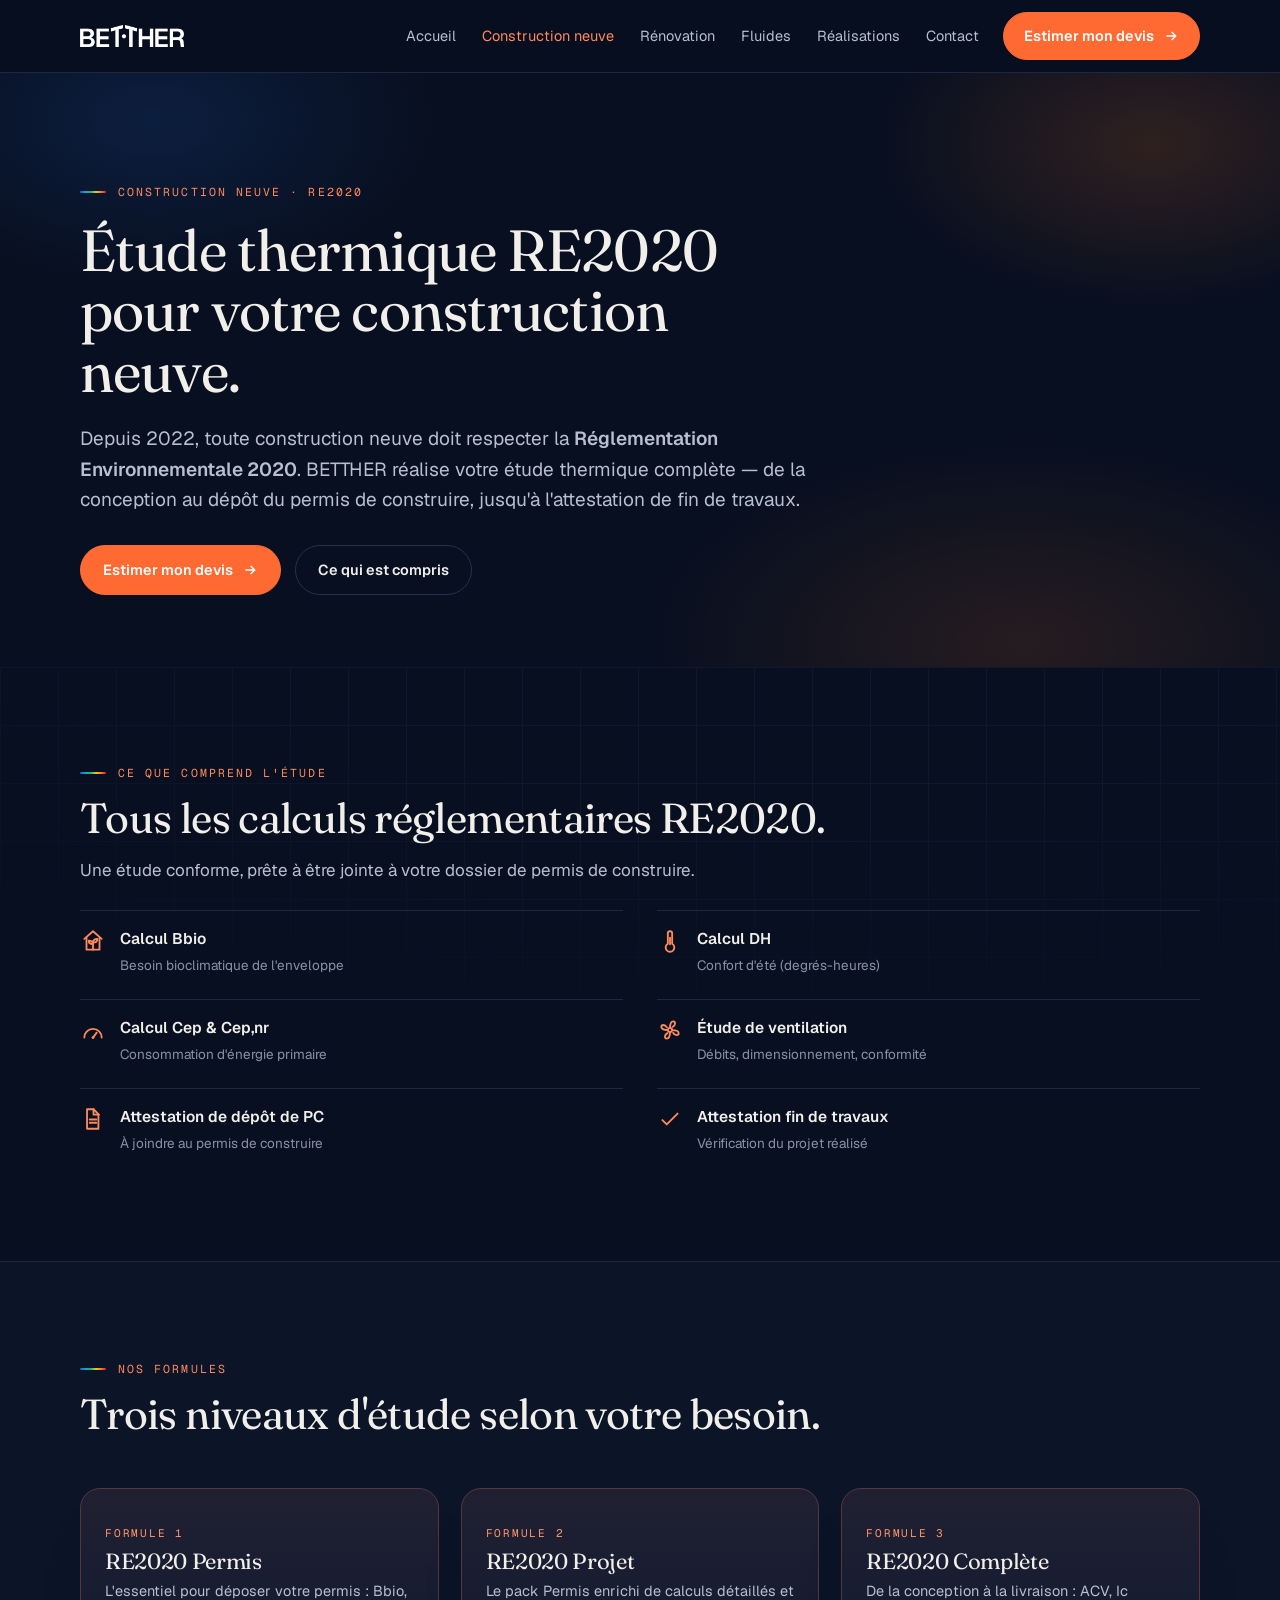
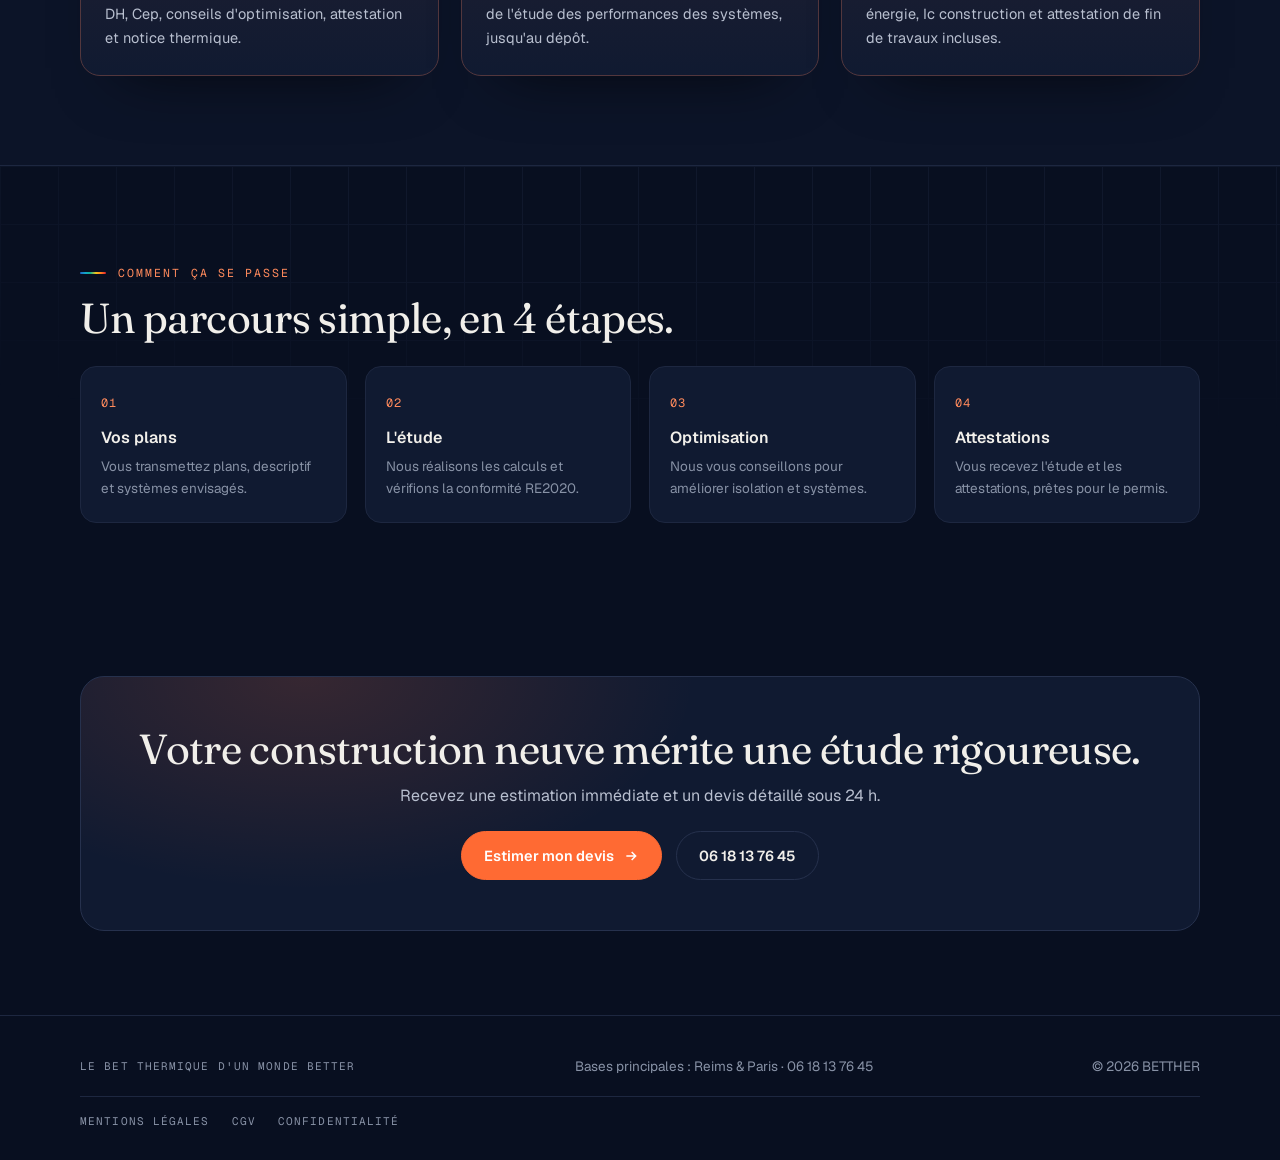
<file: construction-neuve.html>
<!doctype html>
<html lang="fr">
<head>
<meta charset="utf-8">
<meta name="viewport" content="width=device-width, initial-scale=1">
<title>Étude thermique RE2020 (construction neuve) à Reims | BETTHER</title>
<meta name="description" content="Étude thermique RE2020 pour votre construction neuve : calcul Bbio, DH, Cep, étude de ventilation et attestations pour le permis de construire et la fin de travaux. BETTHER, Reims &amp; Paris.">
<link rel="canonical" href="https://betther.tech/construction-neuve.html">
<meta property="og:title" content="Étude thermique RE2020 — construction neuve | BETTHER">
<meta property="og:description" content="Calcul Bbio, DH, Cep, ventilation et attestations RE2020 pour le permis et la fin de travaux.">
<link rel="icon" type="image/png" href="favicon.png">
<link rel="stylesheet" href="styles.css">
</head>
<body>
<header class="nav"><div class="wrap nav-in">
  <a class="nav-logo" href="index.html"><img src="logo.png" alt="BETTHER"></a>
  <nav class="nav-links">
    <a href="index.html">Accueil</a>
    <a href="construction-neuve.html" class="on">Construction neuve</a>
    <a href="renovation.html">Rénovation</a>
    <a href="fluides.html">Fluides</a>
    <a href="realisations.html">Réalisations</a>
    <a href="contact.html">Contact</a>
  </nav>
  <a class="btn btn-accent" href="index.html#devis">Estimer mon devis <svg viewBox="0 0 24 24" fill="none" stroke="currentColor" stroke-width="2.2"><path d="M5 12h14M13 6l6 6-6 6"/></svg></a>
</div></header>

<section class="phero thermbg"><div class="wrap">
  <span class="eyebrow">Construction neuve · RE2020</span>
  <h1>Étude thermique RE2020 pour votre construction neuve.</h1>
  <p class="lead">Depuis 2022, toute construction neuve doit respecter la <b>Réglementation Environnementale 2020</b>. BETTHER réalise votre étude thermique complète — de la conception au dépôt du permis de construire, jusqu'à l'attestation de fin de travaux.</p>
  <div class="cta">
    <a class="btn btn-accent" href="index.html#devis">Estimer mon devis <svg viewBox="0 0 24 24" fill="none" stroke="currentColor" stroke-width="2.2"><path d="M5 12h14M13 6l6 6-6 6"/></svg></a>
    <a class="btn btn-ghost" href="#inclus">Ce qui est compris</a>
  </div>
</div></section>

<section class="sec gridbg" id="inclus"><div class="wrap">
  <div class="sec-head">
    <span class="eyebrow">Ce que comprend l'étude</span>
    <h2>Tous les calculs réglementaires RE2020.</h2>
    <p class="sub">Une étude conforme, prête à être jointe à votre dossier de permis de construire.</p>
  </div>
  <ul class="flist">
    <li><span class="ic"><svg viewBox="0 0 24 24" fill="none" stroke="currentColor" stroke-width="1.7" stroke-linejoin="round" stroke-linecap="round"><path d="M4 10 12 3l8 7"/><path d="M6 9v11h12V9"/><path d="M12 20v-6"/><path d="M12 15c-2.4 0-4-1.4-4-3.4 2.4 0 4 1.4 4 3.4Z"/><path d="M12 13.5c0-2 1.6-3.4 4-3.4 0 2-1.6 3.4-4 3.4Z"/></svg></span><div><b>Calcul Bbio</b><span>Besoin bioclimatique de l'enveloppe</span></div></li>
    <li><span class="ic"><svg viewBox="0 0 24 24" fill="none" stroke="currentColor" stroke-width="1.7" stroke-linejoin="round" stroke-linecap="round"><path d="M14 14.5V5a2 2 0 0 0-4 0v9.5a4 4 0 1 0 4 0Z"/><path d="M12 15V9"/></svg></span><div><b>Calcul DH</b><span>Confort d'été (degrés-heures)</span></div></li>
    <li><span class="ic"><svg viewBox="0 0 24 24" fill="none" stroke="currentColor" stroke-width="1.7" stroke-linejoin="round" stroke-linecap="round"><path d="M4 19a8 8 0 0 1 16 0"/><path d="M12 19l3.4-4.6"/><circle cx="12" cy="19" r="1.3" fill="currentColor" stroke="none"/></svg></span><div><b>Calcul Cep &amp; Cep,nr</b><span>Consommation d'énergie primaire</span></div></li>
    <li><span class="ic"><svg viewBox="0 0 24 24" fill="none" stroke="currentColor" stroke-width="1.7" stroke-linejoin="round" stroke-linecap="round"><circle cx="12" cy="12" r="1.9"/><path d="M12 10.1C12 6.5 13 4 15 4s2.6 3.4-.6 5.1"/><path d="M13.9 12.1c3.6 0 6.1 1 6.1 3s-3.4 2.6-5.1-.6"/><path d="M12 13.9c0 3.6-1 6.1-3 6.1s-2.6-3.4.6-5.1"/><path d="M10.1 12C6.5 12 4 11 4 9s3.4-2.6 5.1.6"/></svg></span><div><b>Étude de ventilation</b><span>Débits, dimensionnement, conformité</span></div></li>
    <li><span class="ic"><svg viewBox="0 0 24 24" fill="none" stroke="currentColor" stroke-width="1.7" stroke-linejoin="round" stroke-linecap="round"><path d="M6.5 3h6l4.5 4.5V21H6.5z"/><path d="M12.5 3v5h5"/><path d="M9 12.5h6M9 15.5h6"/></svg></span><div><b>Attestation de dépôt de PC</b><span>À joindre au permis de construire</span></div></li>
    <li><span class="ic"><svg viewBox="0 0 24 24" fill="none" stroke="currentColor" stroke-width="1.7" stroke-linejoin="round" stroke-linecap="round"><path d="M5 13l4 4L19 7"/></svg></span><div><b>Attestation fin de travaux</b><span>Vérification du projet réalisé</span></div></li>
  </ul>
</div></section>

<section class="sec sec--alt"><div class="wrap">
  <div class="sec-head"><span class="eyebrow">Nos formules</span><h2>Trois niveaux d'étude selon votre besoin.</h2></div>
  <div class="cards">
    <div class="card"><span class="cat">Formule 1</span><h3>RE2020 Permis</h3><p>L'essentiel pour déposer votre permis : Bbio, DH, Cep, conseils d'optimisation, attestation et notice thermique.</p></div>
    <div class="card"><span class="cat">Formule 2</span><h3>RE2020 Projet</h3><p>Le pack Permis enrichi de calculs détaillés et de l'étude des performances des systèmes, jusqu'au dépôt.</p></div>
    <div class="card"><span class="cat">Formule 3</span><h3>RE2020 Complète</h3><p>De la conception à la livraison : ACV, Ic énergie, Ic construction et attestation de fin de travaux incluses.</p></div>
  </div>
</div></section>

<section class="sec gridbg"><div class="wrap">
  <div class="sec-head"><span class="eyebrow">Comment ça se passe</span><h2>Un parcours simple, en 4 étapes.</h2></div>
  <ol class="steps">
    <li><h4>Vos plans</h4><p>Vous transmettez plans, descriptif et systèmes envisagés.</p></li>
    <li><h4>L'étude</h4><p>Nous réalisons les calculs et vérifions la conformité RE2020.</p></li>
    <li><h4>Optimisation</h4><p>Nous vous conseillons pour améliorer isolation et systèmes.</p></li>
    <li><h4>Attestations</h4><p>Vous recevez l'étude et les attestations, prêtes pour le permis.</p></li>
  </ol>
</div></section>

<section class="ctaband"><div class="wrap"><div class="ctaband-in">
  <h2>Votre construction neuve mérite une étude rigoureuse.</h2>
  <p>Recevez une estimation immédiate et un devis détaillé sous 24 h.</p>
  <div class="cta"><a class="btn btn-accent" href="index.html#devis">Estimer mon devis <svg viewBox="0 0 24 24" fill="none" stroke="currentColor" stroke-width="2.2"><path d="M5 12h14M13 6l6 6-6 6"/></svg></a><a class="btn btn-ghost" href="tel:+33618137645">06 18 13 76 45</a></div>
</div></div></section>

<footer><div class="wrap">
  <div class="foot-in"><span class="foot-slogan">Le BET THERmique d'un monde better</span><span>Bases principales : Reims &amp; Paris · 06 18 13 76 45</span><span>© 2026 BETTHER</span></div>
  <div class="foot-legal"><a href="index.html#legal-mentions">Mentions légales</a><a href="index.html#legal-cgv">CGV</a><a href="index.html#legal-confidentialite">Confidentialité</a></div>
</div></footer>
</body>
</html>
</file>
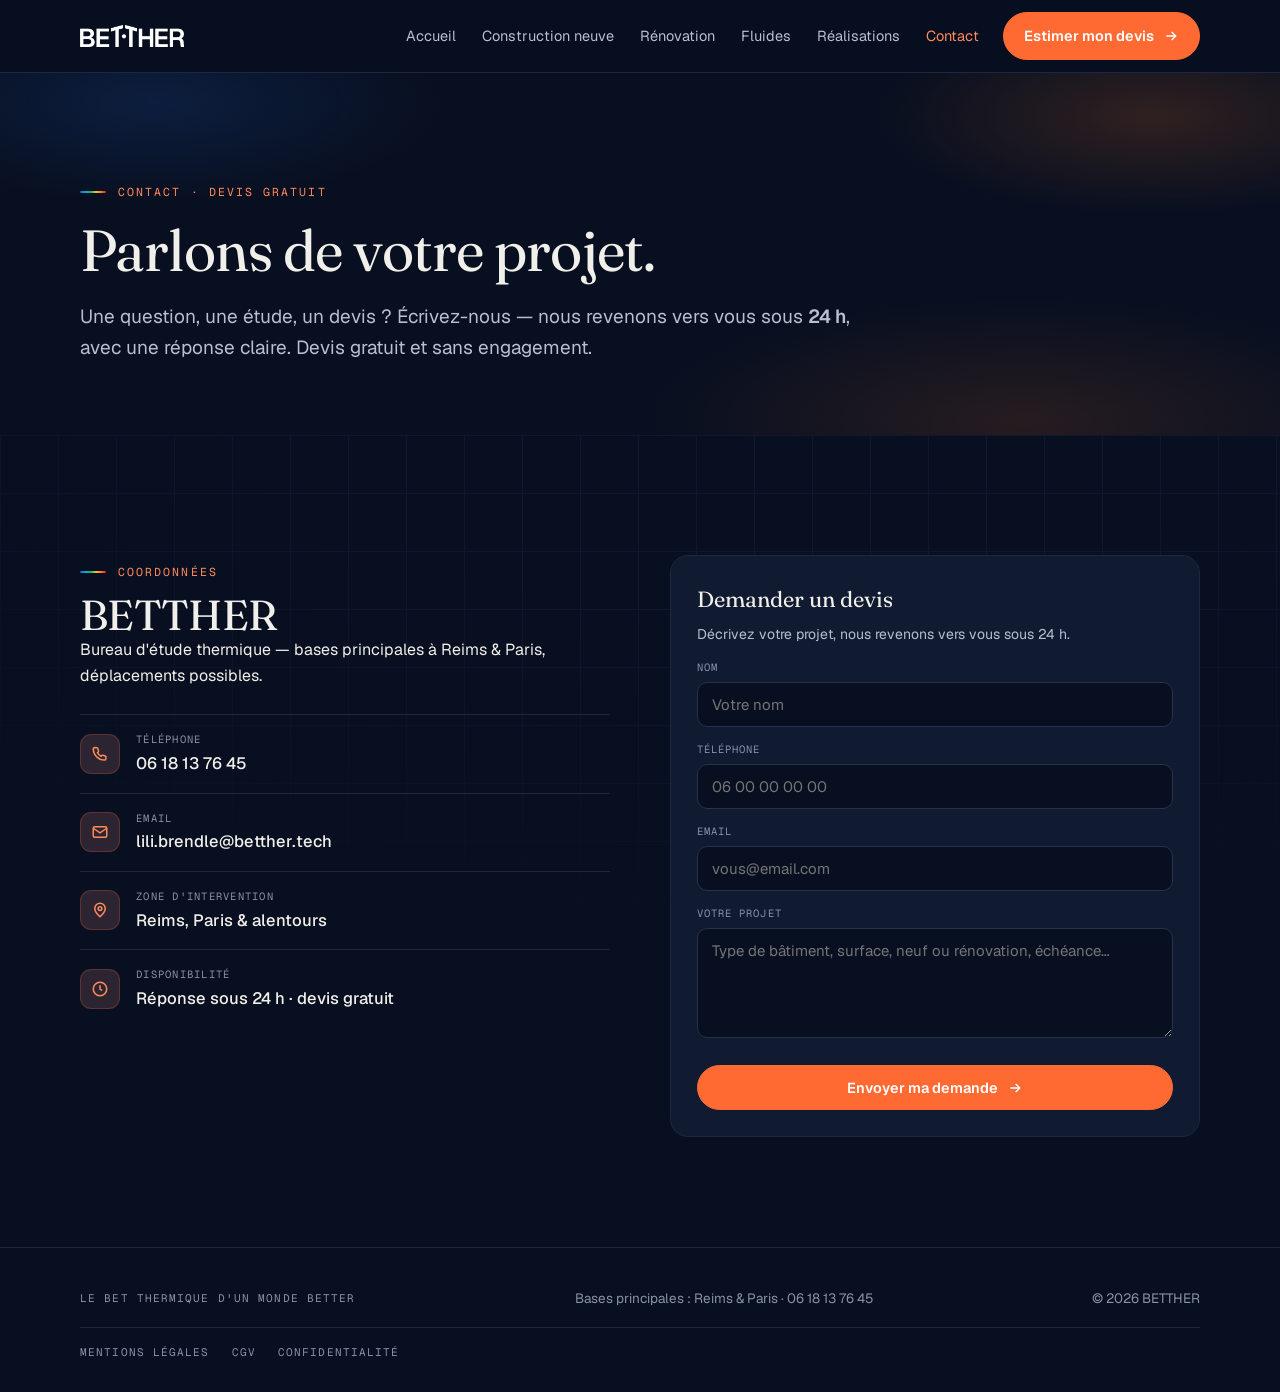
<file: contact.html>
<!doctype html>
<html lang="fr">
<head>
<meta charset="utf-8">
<meta name="viewport" content="width=device-width, initial-scale=1">
<title>Contact &amp; devis gratuit — bureau d'étude thermique | BETTHER</title>
<meta name="description" content="Contactez BETTHER, bureau d'étude thermique à Reims &amp; Paris. Devis gratuit sous 24 h pour votre étude RE2020, audit énergétique ou dimensionnement fluides. 06 18 13 76 45.">
<link rel="canonical" href="https://betther.tech/contact.html">
<meta property="og:title" content="Contact &amp; devis gratuit | BETTHER">
<meta property="og:description" content="Devis gratuit sous 24 h — étude thermique, audit énergétique, fluides. Reims &amp; Paris.">
<link rel="icon" type="image/png" href="favicon.png">
<link rel="stylesheet" href="styles.css">
</head>
<body>
<header class="nav"><div class="wrap nav-in">
  <a class="nav-logo" href="index.html"><img src="logo.png" alt="BETTHER"></a>
  <nav class="nav-links">
    <a href="index.html">Accueil</a>
    <a href="construction-neuve.html">Construction neuve</a>
    <a href="renovation.html">Rénovation</a>
    <a href="fluides.html">Fluides</a>
    <a href="realisations.html">Réalisations</a>
    <a href="contact.html" class="on">Contact</a>
  </nav>
  <a class="btn btn-accent" href="index.html#devis">Estimer mon devis <svg viewBox="0 0 24 24" fill="none" stroke="currentColor" stroke-width="2.2"><path d="M5 12h14M13 6l6 6-6 6"/></svg></a>
</div></header>

<section class="phero thermbg" id="devis"><div class="wrap">
  <span class="eyebrow">Contact · Devis gratuit</span>
  <h1>Parlons de votre projet.</h1>
  <p class="lead">Une question, une étude, un devis ? Écrivez-nous — nous revenons vers vous sous <b>24 h</b>, avec une réponse claire. Devis gratuit et sans engagement.</p>
</div></section>

<section class="sec gridbg"><div class="wrap cgrid">
  <div>
    <span class="eyebrow">Coordonnées</span>
    <h2 style="margin-top:12px">BETTHER</h2>
    <p class="sub">Bureau d'étude thermique — bases principales à Reims &amp; Paris, déplacements possibles.</p>
    <ul class="cinfo">
      <li><span class="ic"><svg viewBox="0 0 24 24" fill="none" stroke="currentColor" stroke-width="2"><path d="M3 5c0 8.3 6.7 15 15 15 .9 0 1.7-.7 1.8-1.6l.2-2.1a1.5 1.5 0 0 0-1-1.6l-3-1a1.5 1.5 0 0 0-1.6.4l-.9 1a12 12 0 0 1-4.9-4.9l1-.9a1.5 1.5 0 0 0 .4-1.6l-1-3a1.5 1.5 0 0 0-1.6-1L4.6 3.2A1.8 1.8 0 0 0 3 5Z"/></svg></span><div><div class="l">Téléphone</div><a class="v" href="tel:+33618137645">06 18 13 76 45</a></div></li>
      <li><span class="ic"><svg viewBox="0 0 24 24" fill="none" stroke="currentColor" stroke-width="2"><rect x="3" y="5" width="18" height="14" rx="2"/><path d="m3 7 9 6 9-6"/></svg></span><div><div class="l">Email</div><a class="v" href="mailto:lili.brendle@betther.tech">lili.brendle@betther.tech</a></div></li>
      <li><span class="ic"><svg viewBox="0 0 24 24" fill="none" stroke="currentColor" stroke-width="2"><path d="M12 21s7-6.3 7-11a7 7 0 1 0-14 0c0 4.7 7 11 7 11Z"/><circle cx="12" cy="10" r="2.5"/></svg></span><div><div class="l">Zone d'intervention</div><span class="v">Reims, Paris &amp; alentours</span></div></li>
      <li><span class="ic"><svg viewBox="0 0 24 24" fill="none" stroke="currentColor" stroke-width="2"><circle cx="12" cy="12" r="9"/><path d="M12 7v5l3 2"/></svg></span><div><div class="l">Disponibilité</div><span class="v">Réponse sous 24 h · devis gratuit</span></div></li>
    </ul>
  </div>
  <form class="form" id="ccForm">
    <div style="font-family:var(--font-display);font-size:22px">Demander un devis</div>
    <p style="color:var(--ink-soft);font-size:14px;margin-top:6px">Décrivez votre projet, nous revenons vers vous sous 24 h.</p>
    <label for="n">Nom</label><input id="n" type="text" placeholder="Votre nom">
    <label for="t">Téléphone</label><input id="t" type="tel" placeholder="06 00 00 00 00">
    <label for="e">Email</label><input id="e" type="email" placeholder="vous@email.com">
    <label for="m">Votre projet</label><textarea id="m" placeholder="Type de bâtiment, surface, neuf ou rénovation, échéance…"></textarea>
    <button class="btn btn-accent" type="submit">Envoyer ma demande <svg viewBox="0 0 24 24" fill="none" stroke="currentColor" stroke-width="2.2"><path d="M5 12h14M13 6l6 6-6 6"/></svg></button>
  </form>
</div></section>

<footer><div class="wrap">
  <div class="foot-in"><span class="foot-slogan">Le BET THERmique d'un monde better</span><span>Bases principales : Reims &amp; Paris · 06 18 13 76 45</span><span>© 2026 BETTHER</span></div>
  <div class="foot-legal"><a href="index.html#legal-mentions">Mentions légales</a><a href="index.html#legal-cgv">CGV</a><a href="index.html#legal-confidentialite">Confidentialité</a></div>
</div></footer>
<script>
  (function(){
    var f=document.getElementById('ccForm'); if(!f) return;
    function v(id){var e=document.getElementById(id);return e?e.value.trim():'';}
    f.addEventListener('submit',function(e){
      e.preventDefault();
      var body='Bonjour BETTHER,'
        +'\nNom : '+(v('n')||'-')
        +'\nTel : '+(v('t')||'-')
        +'\nEmail : '+(v('e')||'-')
        +'\nProjet : '+(v('m')||'-');
      window.location.href='mailto:lili.brendle@betther.tech?subject='+encodeURIComponent('Demande via le site — '+(v('n')||''))+'&body='+encodeURIComponent(body);
    });
  })();
</script>
</body>
</html>
</file>
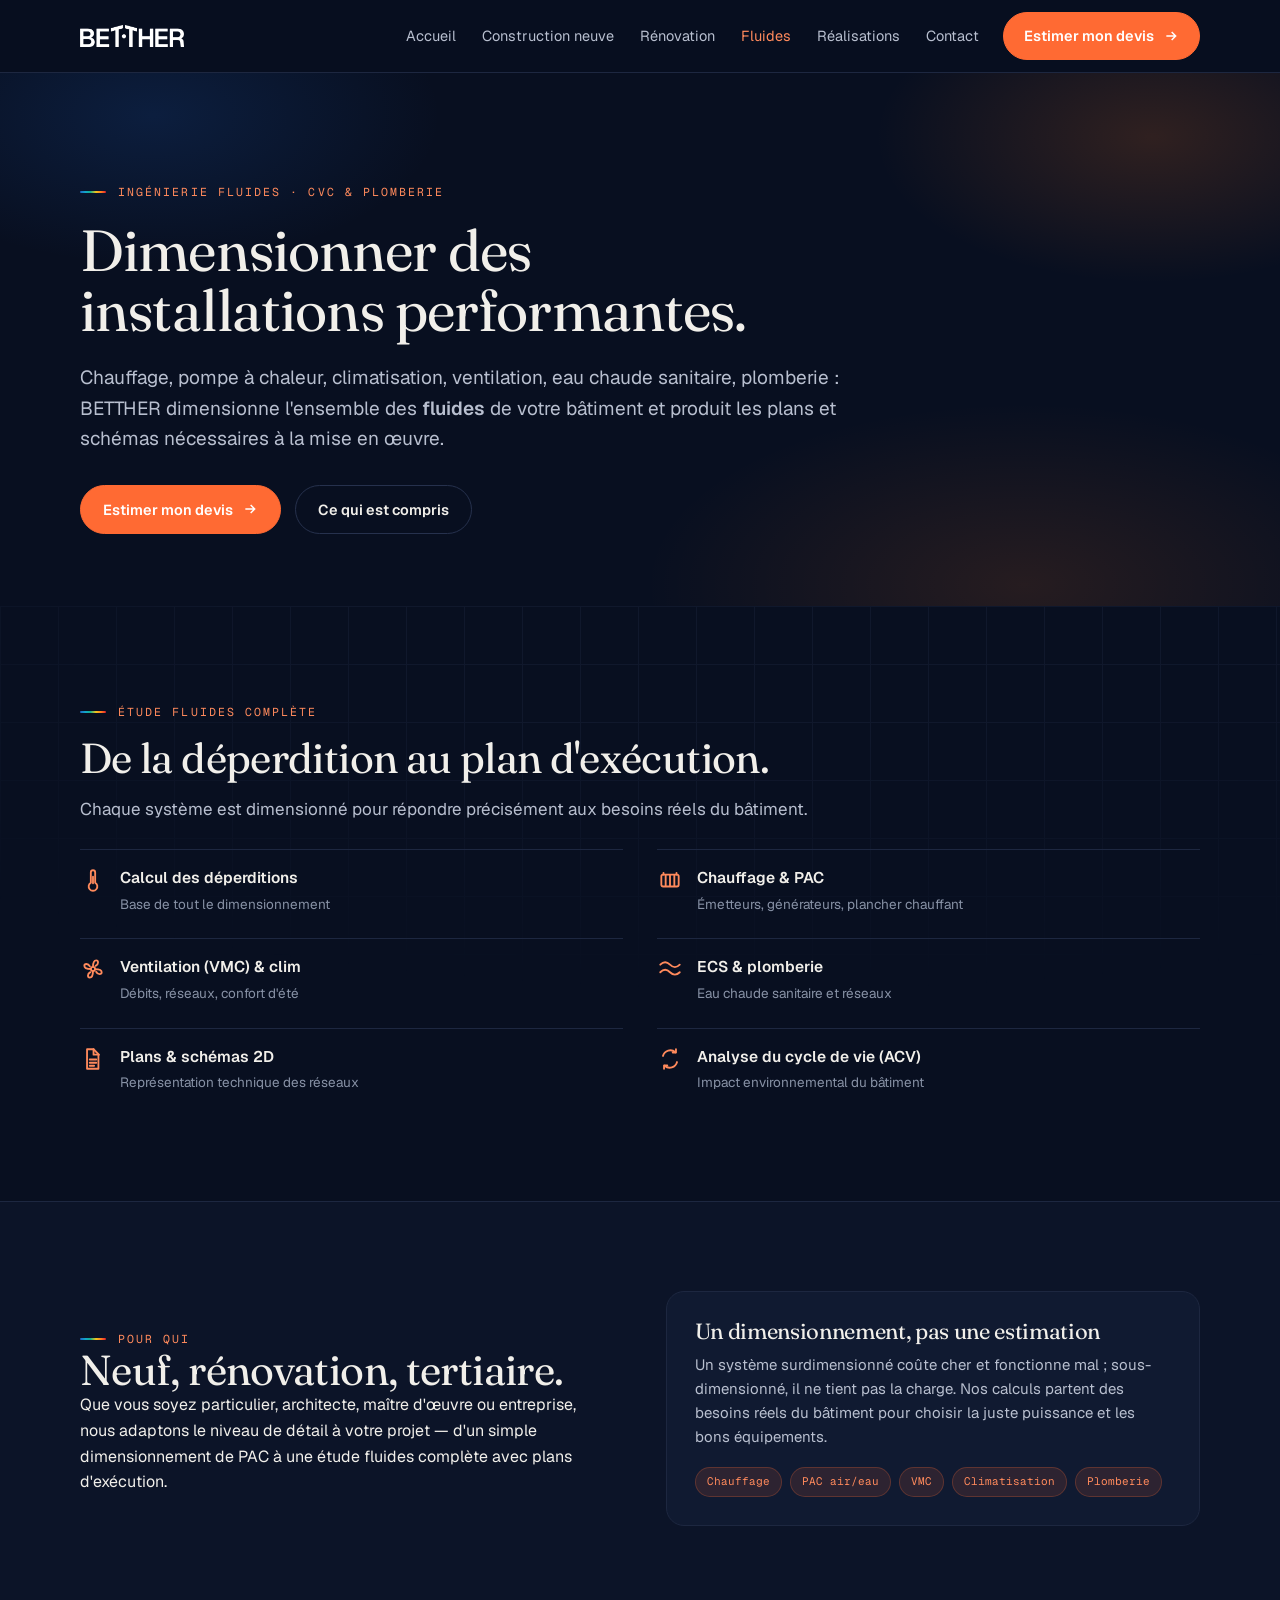
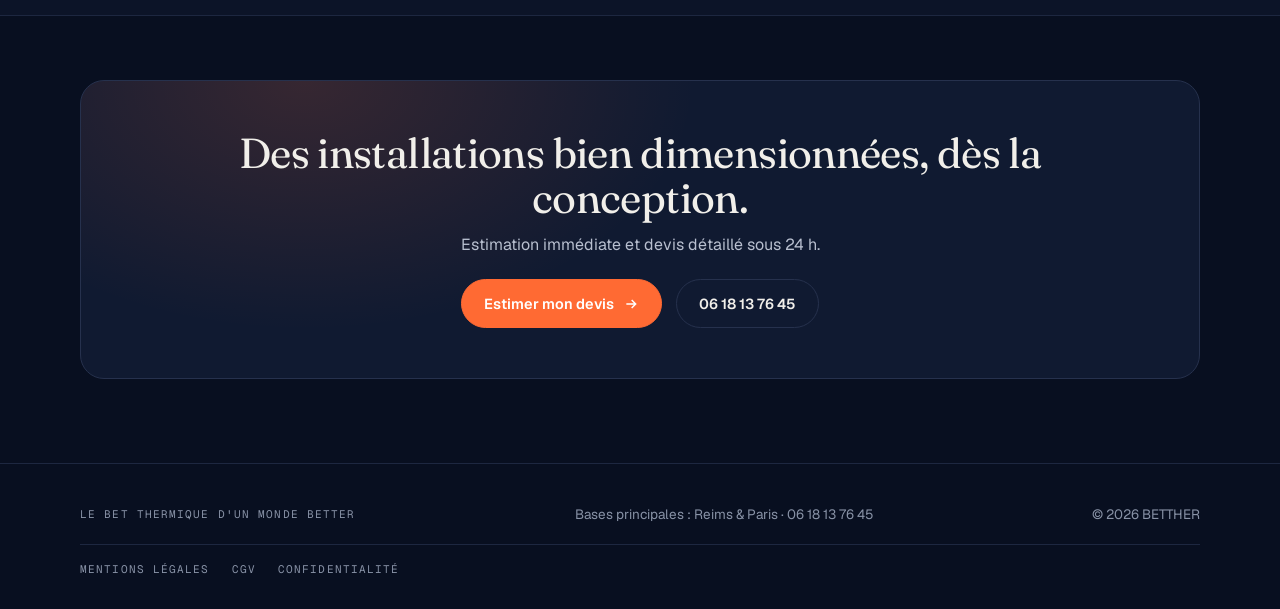
<file: fluides.html>
<!doctype html>
<html lang="fr">
<head>
<meta charset="utf-8">
<meta name="viewport" content="width=device-width, initial-scale=1">
<title>Dimensionnement des fluides (CVC &amp; plomberie) à Reims | BETTHER</title>
<meta name="description" content="Bureau d'étude fluides à Reims &amp; Paris : dimensionnement chauffage, PAC, climatisation, ventilation (VMC), ECS et plomberie, plans 2D et analyse du cycle de vie (ACV). BETTHER.">
<link rel="canonical" href="https://betther.tech/fluides.html">
<meta property="og:title" content="Dimensionnement des fluides — CVC &amp; plomberie | BETTHER">
<meta property="og:description" content="Chauffage, PAC, clim, VMC, ECS, plomberie : dimensionnement, plans 2D et ACV.">
<link rel="icon" type="image/png" href="favicon.png">
<link rel="stylesheet" href="styles.css">
</head>
<body>
<header class="nav"><div class="wrap nav-in">
  <a class="nav-logo" href="index.html"><img src="logo.png" alt="BETTHER"></a>
  <nav class="nav-links">
    <a href="index.html">Accueil</a>
    <a href="construction-neuve.html">Construction neuve</a>
    <a href="renovation.html">Rénovation</a>
    <a href="fluides.html" class="on">Fluides</a>
    <a href="realisations.html">Réalisations</a>
    <a href="contact.html">Contact</a>
  </nav>
  <a class="btn btn-accent" href="index.html#devis">Estimer mon devis <svg viewBox="0 0 24 24" fill="none" stroke="currentColor" stroke-width="2.2"><path d="M5 12h14M13 6l6 6-6 6"/></svg></a>
</div></header>

<section class="phero thermbg"><div class="wrap">
  <span class="eyebrow">Ingénierie fluides · CVC &amp; plomberie</span>
  <h1>Dimensionner des installations performantes.</h1>
  <p class="lead">Chauffage, pompe à chaleur, climatisation, ventilation, eau chaude sanitaire, plomberie : BETTHER dimensionne l'ensemble des <b>fluides</b> de votre bâtiment et produit les plans et schémas nécessaires à la mise en œuvre.</p>
  <div class="cta">
    <a class="btn btn-accent" href="index.html#devis">Estimer mon devis <svg viewBox="0 0 24 24" fill="none" stroke="currentColor" stroke-width="2.2"><path d="M5 12h14M13 6l6 6-6 6"/></svg></a>
    <a class="btn btn-ghost" href="#inclus">Ce qui est compris</a>
  </div>
</div></section>

<section class="sec gridbg" id="inclus"><div class="wrap">
  <div class="sec-head"><span class="eyebrow">Étude fluides complète</span><h2>De la déperdition au plan d'exécution.</h2>
  <p class="sub">Chaque système est dimensionné pour répondre précisément aux besoins réels du bâtiment.</p></div>
  <ul class="flist">
    <li><span class="ic"><svg viewBox="0 0 24 24" fill="none" stroke="currentColor" stroke-width="1.7" stroke-linejoin="round" stroke-linecap="round"><path d="M14 14.5V5a2 2 0 0 0-4 0v9.5a4 4 0 1 0 4 0Z"/><path d="M12 15V9"/></svg></span><div><b>Calcul des déperditions</b><span>Base de tout le dimensionnement</span></div></li>
    <li><span class="ic"><svg viewBox="0 0 24 24" fill="none" stroke="currentColor" stroke-width="1.7" stroke-linejoin="round" stroke-linecap="round"><rect x="4" y="7" width="16" height="11" rx="1.6"/><path d="M8 7.5v10M12 7.5v10M16 7.5v10"/><path d="M6 5.4v1.6M18 5.4v1.6"/></svg></span><div><b>Chauffage &amp; PAC</b><span>Émetteurs, générateurs, plancher chauffant</span></div></li>
    <li><span class="ic"><svg viewBox="0 0 24 24" fill="none" stroke="currentColor" stroke-width="1.7" stroke-linejoin="round" stroke-linecap="round"><circle cx="12" cy="12" r="1.9"/><path d="M12 10.1C12 6.5 13 4 15 4s2.6 3.4-.6 5.1"/><path d="M13.9 12.1c3.6 0 6.1 1 6.1 3s-3.4 2.6-5.1-.6"/><path d="M12 13.9c0 3.6-1 6.1-3 6.1s-2.6-3.4.6-5.1"/><path d="M10.1 12C6.5 12 4 11 4 9s3.4-2.6 5.1.6"/></svg></span><div><b>Ventilation (VMC) &amp; clim</b><span>Débits, réseaux, confort d'été</span></div></li>
    <li><span class="ic"><svg viewBox="0 0 24 24" fill="none" stroke="currentColor" stroke-width="1.7" stroke-linejoin="round" stroke-linecap="round"><path d="M3 8c3-3 6-3 9 0s6 3 9 0M3 15c3-3 6-3 9 0s6 3 9 0"/></svg></span><div><b>ECS &amp; plomberie</b><span>Eau chaude sanitaire et réseaux</span></div></li>
    <li><span class="ic"><svg viewBox="0 0 24 24" fill="none" stroke="currentColor" stroke-width="1.7" stroke-linejoin="round" stroke-linecap="round"><path d="M6.5 3h6l4.5 4.5V21H6.5z"/><path d="M12.5 3v5h5"/><path d="M9 12.5h6M9 15.5h6M9 18.2h4"/></svg></span><div><b>Plans &amp; schémas 2D</b><span>Représentation technique des réseaux</span></div></li>
    <li><span class="ic"><svg viewBox="0 0 24 24" fill="none" stroke="currentColor" stroke-width="1.7" stroke-linejoin="round" stroke-linecap="round"><path d="M5.5 9.2A7 7 0 0 1 17 5.8"/><path d="M17.5 3v3h-3"/><path d="M18.5 14.8A7 7 0 0 1 7 18.2"/><path d="M6.5 21v-3h3"/></svg></span><div><b>Analyse du cycle de vie (ACV)</b><span>Impact environnemental du bâtiment</span></div></li>
  </ul>
</div></section>

<section class="sec sec--alt"><div class="wrap twocol">
  <div>
    <span class="eyebrow">Pour qui</span>
    <h2>Neuf, rénovation, tertiaire.</h2>
    <p class="sub">Que vous soyez particulier, architecte, maître d'œuvre ou entreprise, nous adaptons le niveau de détail à votre projet — d'un simple dimensionnement de PAC à une étude fluides complète avec plans d'exécution.</p>
  </div>
  <div class="panel">
    <h3>Un dimensionnement, pas une estimation</h3>
    <p>Un système surdimensionné coûte cher et fonctionne mal ; sous-dimensionné, il ne tient pas la charge. Nos calculs partent des besoins réels du bâtiment pour choisir la juste puissance et les bons équipements.</p>
    <div class="tags"><span>Chauffage</span><span>PAC air/eau</span><span>VMC</span><span>Climatisation</span><span>Plomberie</span></div>
  </div>
</div></section>

<section class="ctaband"><div class="wrap"><div class="ctaband-in">
  <h2>Des installations bien dimensionnées, dès la conception.</h2>
  <p>Estimation immédiate et devis détaillé sous 24 h.</p>
  <div class="cta"><a class="btn btn-accent" href="index.html#devis">Estimer mon devis <svg viewBox="0 0 24 24" fill="none" stroke="currentColor" stroke-width="2.2"><path d="M5 12h14M13 6l6 6-6 6"/></svg></a><a class="btn btn-ghost" href="tel:+33618137645">06 18 13 76 45</a></div>
</div></div></section>

<footer><div class="wrap">
  <div class="foot-in"><span class="foot-slogan">Le BET THERmique d'un monde better</span><span>Bases principales : Reims &amp; Paris · 06 18 13 76 45</span><span>© 2026 BETTHER</span></div>
  <div class="foot-legal"><a href="index.html#legal-mentions">Mentions légales</a><a href="index.html#legal-cgv">CGV</a><a href="index.html#legal-confidentialite">Confidentialité</a></div>
</div></footer>
</body>
</html>
</file>
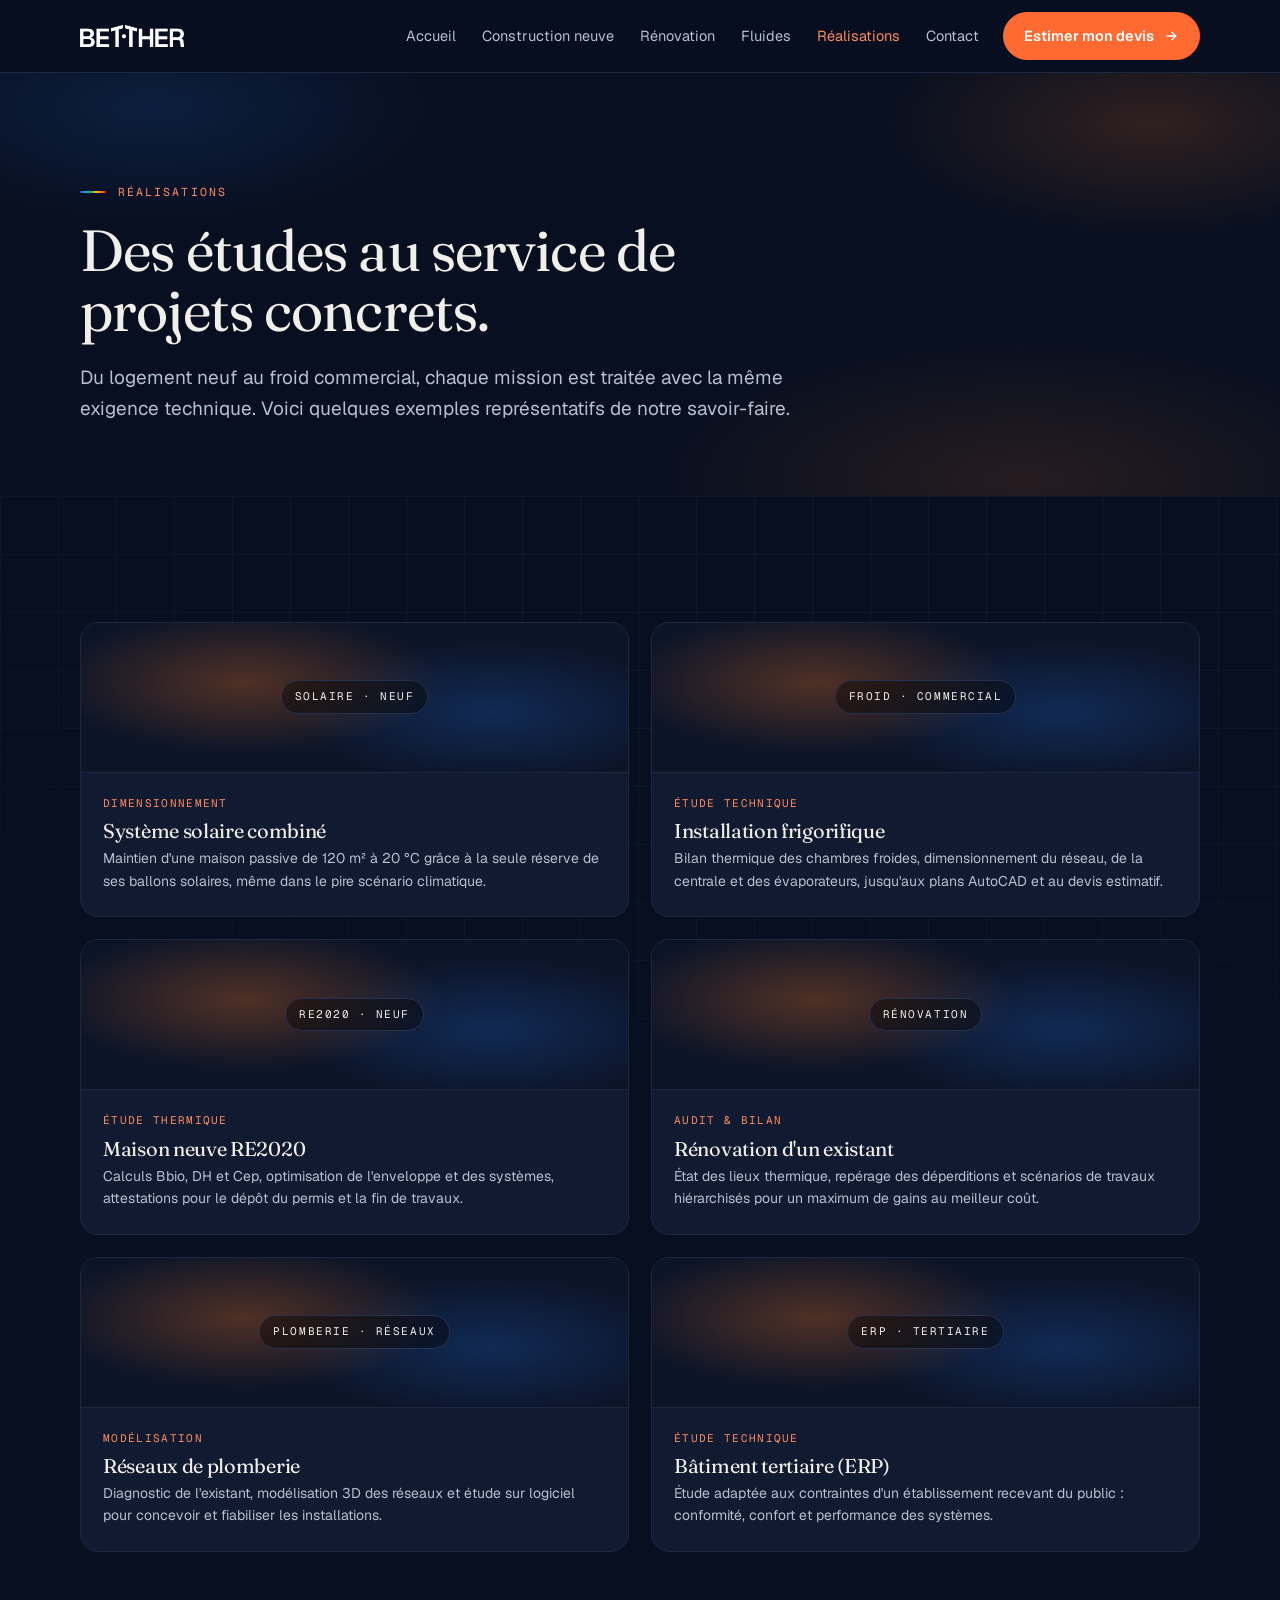
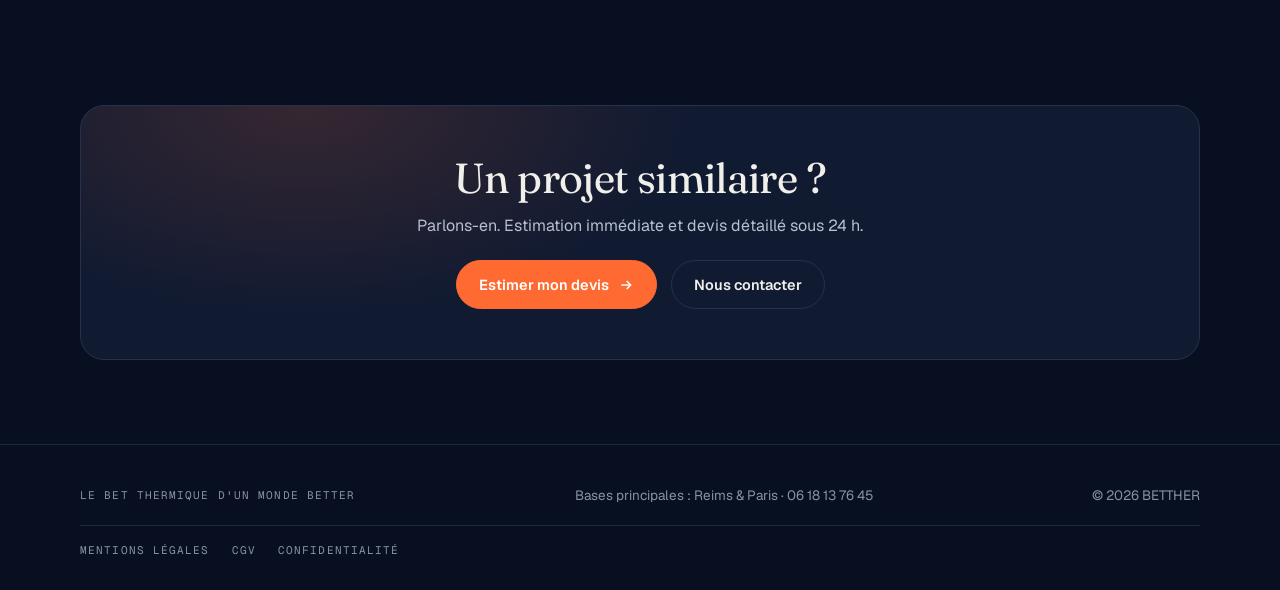
<file: realisations.html>
<!doctype html>
<html lang="fr">
<head>
<meta charset="utf-8">
<meta name="viewport" content="width=device-width, initial-scale=1">
<title>Nos réalisations — études thermiques &amp; fluides | BETTHER</title>
<meta name="description" content="Exemples d'études réalisées par BETTHER : RE2020 en construction neuve, rénovation, dimensionnement solaire et fluides, froid commercial, ERP. Reims &amp; Paris.">
<link rel="canonical" href="https://betther.tech/realisations.html">
<meta property="og:title" content="Nos réalisations | BETTHER">
<meta property="og:description" content="Études thermiques et fluides : neuf, rénovation, solaire, froid commercial, ERP.">
<link rel="icon" type="image/png" href="favicon.png">
<link rel="stylesheet" href="styles.css">
</head>
<body>
<header class="nav"><div class="wrap nav-in">
  <a class="nav-logo" href="index.html"><img src="logo.png" alt="BETTHER"></a>
  <nav class="nav-links">
    <a href="index.html">Accueil</a>
    <a href="construction-neuve.html">Construction neuve</a>
    <a href="renovation.html">Rénovation</a>
    <a href="fluides.html">Fluides</a>
    <a href="realisations.html" class="on">Réalisations</a>
    <a href="contact.html">Contact</a>
  </nav>
  <a class="btn btn-accent" href="index.html#devis">Estimer mon devis <svg viewBox="0 0 24 24" fill="none" stroke="currentColor" stroke-width="2.2"><path d="M5 12h14M13 6l6 6-6 6"/></svg></a>
</div></header>

<section class="phero thermbg"><div class="wrap">
  <span class="eyebrow">Réalisations</span>
  <h1>Des études au service de projets concrets.</h1>
  <p class="lead">Du logement neuf au froid commercial, chaque mission est traitée avec la même exigence technique. Voici quelques exemples représentatifs de notre savoir-faire.</p>
</div></section>

<section class="sec gridbg"><div class="wrap">
  <div class="projs">
    <article class="proj"><a class="proj-cover" href="#projet-solaire-combine"></a><div class="top"><span class="g"></span><span class="tag">Solaire · Neuf</span></div><div class="body"><div class="k">Dimensionnement</div><h3>Système solaire combiné</h3><p>Maintien d'une maison passive de 120 m² à 20 °C grâce à la seule réserve de ses ballons solaires, même dans le pire scénario climatique.</p></div></article>
    <article class="proj"><a class="proj-cover" href="#projet-frigorifique"></a><div class="top"><span class="g"></span><span class="tag">Froid · Commercial</span></div><div class="body"><div class="k">Étude technique</div><h3>Installation frigorifique</h3><p>Bilan thermique des chambres froides, dimensionnement du réseau, de la centrale et des évaporateurs, jusqu'aux plans AutoCAD et au devis estimatif.</p></div></article>
    <article class="proj"><a class="proj-cover" href="#projet-neuf-re2020"></a><div class="top"><span class="g"></span><span class="tag">RE2020 · Neuf</span></div><div class="body"><div class="k">Étude thermique</div><h3>Maison neuve RE2020</h3><p>Calculs Bbio, DH et Cep, optimisation de l'enveloppe et des systèmes, attestations pour le dépôt du permis et la fin de travaux.</p></div></article>
    <article class="proj"><a class="proj-cover" href="#projet-renovation-existant"></a><div class="top"><span class="g"></span><span class="tag">Rénovation</span></div><div class="body"><div class="k">Audit &amp; bilan</div><h3>Rénovation d'un existant</h3><p>État des lieux thermique, repérage des déperditions et scénarios de travaux hiérarchisés pour un maximum de gains au meilleur coût.</p></div></article>
    <article class="proj"><a class="proj-cover" href="#projet-plomberie"></a><div class="top"><span class="g"></span><span class="tag">Plomberie · Réseaux</span></div><div class="body"><div class="k">Modélisation</div><h3>Réseaux de plomberie</h3><p>Diagnostic de l'existant, modélisation 3D des réseaux et étude sur logiciel pour concevoir et fiabiliser les installations.</p></div></article>
    <article class="proj"><a class="proj-cover" href="#projet-erp-cpam"></a><div class="top"><span class="g"></span><span class="tag">ERP · Tertiaire</span></div><div class="body"><div class="k">Étude technique</div><h3>Bâtiment tertiaire (ERP)</h3><p>Étude adaptée aux contraintes d'un établissement recevant du public : conformité, confort et performance des systèmes.</p></div></article>
  </div>
</div></section>

<section class="ctaband"><div class="wrap"><div class="ctaband-in">
  <h2>Un projet similaire ?</h2>
  <p>Parlons-en. Estimation immédiate et devis détaillé sous 24 h.</p>
  <div class="cta"><a class="btn btn-accent" href="index.html#devis">Estimer mon devis <svg viewBox="0 0 24 24" fill="none" stroke="currentColor" stroke-width="2.2"><path d="M5 12h14M13 6l6 6-6 6"/></svg></a><a class="btn btn-ghost" href="contact.html">Nous contacter</a></div>
</div></div></section>

<footer><div class="wrap">
  <div class="foot-in"><span class="foot-slogan">Le BET THERmique d'un monde better</span><span>Bases principales : Reims &amp; Paris · 06 18 13 76 45</span><span>© 2026 BETTHER</span></div>
  <div class="foot-legal"><a href="index.html#legal-mentions">Mentions légales</a><a href="index.html#legal-cgv">CGV</a><a href="index.html#legal-confidentialite">Confidentialité</a></div>
</div></footer>
<article class="pdetail" id="projet-solaire-combine" aria-hidden="true">
  <div class="pd-bar">
    <button type="button" class="pd-back" data-close>
      <svg width="16" height="16" viewBox="0 0 24 24" fill="none" stroke="currentColor" stroke-width="2.2"><path d="M19 12H5M11 6l-6 6 6 6"/></svg>
      Retour
    </button>
    <span class="pd-brand">BETTHER · Étude technique</span>
  </div>
  <div class="pd-wrap">
    <header class="pd-hero">
      <span class="eyebrow">Réalisation — Étude technique</span>
      <h1>Dimensionnement d'un système solaire combiné</h1>
      <p class="lead">Comment garder une maison passive de 120 m² à 20 °C avec la seule réserve de chaleur de ses ballons solaires, même dans le pire scénario climatique.</p>
      <div class="pd-meta">
        <span>Maison passive · 120 m²</span><span>Chauffe-eau solaire + plancher chauffant</span>
        <span>BET Posit.iV — Collectif 2051</span><span>Partenaire : HélioFrance</span>
        <span>AutoCAD · Excel · PHPP</span>
      </div>
    </header>

    <div class="pd-body">
      <section>
        <div class="pd-kicker">01 — Contexte</div>
        <h2>Un chauffage solaire pour une maison passive</h2>
        <p>L'étude porte sur le <b>dimensionnement d'un chauffe-eau solaire</b> qui alimente un <b>plancher chauffant</b>, dans une maison passive de 120 m². Le principe du passif est de <b>construire durablement</b> : grâce à une isolation et une étanchéité très performantes, ce type de maison ne nécessite que très peu de chauffage.</p>
        <p>La maison étudiée ne fait pas exception. Il fallait donc lui trouver un mode de chauffage à la fois <b>durable et économique</b>. La solution retenue : des <b>panneaux solaires thermiques</b> qui alimentent des <b>ballons de stockage</b>, complétés par un <b>appoint électrique</b> pour les périodes défavorables.</p>
      </section>

      <section>
        <div class="pd-kicker">02 — La demande</div>
        <h2>Ce que voulait le client</h2>
        <p>Le client souhaitait un <b>apport thermique à faible impact environnemental</b> pour sa future maison passive, dont le besoin de chauffage est faible. La mission de dimensionnement a été confiée au bureau d'étude <b>Posit.iV</b> ; réalisée dans le cadre d'un stage au sein du <b>collectif 2051</b>, au sein de l'équipe chargée de l'étude.</p>
        <p>La demande, volontairement large, laissait plusieurs possibilités. Le parti retenu :</p>
        <ul>
          <li>Des panneaux thermiques chauffent l'eau qui traverse <b>un ou deux ballons de stockage</b>, lesquels alimentent le <b>réseau de plancher chauffant</b> (chauffage).</li>
          <li>D'autres panneaux assurent la chauffe d'un <b>ballon dédié à l'eau chaude sanitaire</b> (ECS).</li>
        </ul>
      </section>

      <section>
        <div class="pd-kicker">03 — Schéma de principe</div>
        <h2>Le montage retenu</h2>
        <p>Pour le choix et l'installation des ballons et capteurs, nous avons travaillé avec <b>HélioFrance</b>, qui nous a proposé plusieurs modèles de montage. À partir de l'un de leurs schémas, j'ai <b>redessiné et adapté le montage sur AutoCAD</b> pour l'ajuster à notre projet. Après vérification par mon chef, le schéma a été validé par HélioFrance.</p>

        <h3>Le fonctionnement en auto-vidange</h3>
        <p>Le montage fonctionne en <b>auto-vidange</b> : il met le fluide caloporteur à l'abri lors des phases d'arrêt, en zone hors gel et hors chaleur. Concrètement, quand la <b>température de consigne</b> de l'eau de stockage est atteinte, le système se stoppe : le fluide contenu dans les panneaux et la tuyauterie extérieure <b>redescend par gravité</b> dans un réservoir, et l'air prend sa place dans les éléments exposés au climat. C'est ce qui assure la <b>pérennité de l'installation</b>.</p>

        <h3>Le ballon de stockage</h3>
        <p>Il s'agit du chauffe-eau solaire thermique <b>auto-vidangeable</b> d'HélioFrance. Ses caractéristiques :</p>
        <ul>
          <li>Capacité totale : <b>300 litres</b> ; température maximale de l'eau technique : <b>85 °C</b>.</li>
          <li>Pertes de chaleur à 60 °C (écart de 70 °C avec l'ambiance à 20 °C) : <b>1,2 kWh/24 h</b>.</li>
          <li>Coefficient de pertes thermiques : <b>0,08 W·l⁻¹·K⁻¹</b>.</li>
        </ul>
        <div class="pd-callout">Composition retenue : <b>6 panneaux solaires</b>, <b>2 ballons chauffage (300 L)</b> et <b>1 ballon ECS (300 L)</b>.</div>
      </section>

      <section>
        <div class="pd-kicker">04 — Ma mission</div>
        <h2>Combien de temps la maison tient-elle sans soleil&nbsp;?</h2>
        <p>La première partie du dimensionnement a été réalisée par mon chef, qui m'a ensuite transmis son travail. Ma mission : déterminer le <b>temps de maintien</b> de la maison à partir des ballons et panneaux déjà définis.</p>
        <p>Autrement dit : dans le <b>pire scénario climatique</b> — panneaux endommagés par une tempête, régulateur en panne, mauvaise météo persistante… — les ballons ne sont plus alimentés. Pendant <b>combien de temps la maison reste-t-elle à 20 °C</b> en ne comptant que sur la réserve de chaleur du ou des ballon(s)&nbsp;?</p>
        <p>Pour y répondre, j'ai construit un <b>fichier Excel</b> testant plusieurs hypothèses, à partir des données des documentations techniques de nos partenaires constructeurs et du <b>logiciel PHPP</b>. Chaque résultat était ensuite vérifié par mon chef, puis intégré à son travail. J'ai mené le calcul pour <b>1 puis 2 ballons</b> de stockage.</p>
      </section>

      <section>
        <div class="pd-kicker">05 — Données &amp; méthode</div>
        <h2>Une étude sur mesure</h2>
        <p>À partir des documentations techniques de nos partenaires constructeurs et du logiciel <b>PHPP</b>, j'ai réuni les données clés du bâtiment et de l'installation — surfaces déperditives, performance de l'isolation, caractéristiques du ballon de stockage — et je les ai confrontées au <b>pire scénario climatique</b> (intérieur maintenu à 20&nbsp;°C, extérieur à −2,3&nbsp;°C).</p>
        <p>Un modèle a ensuite permis d'estimer, dans ces conditions extrêmes et <b>sans aucun apport solaire</b>, combien de temps la maison conserve son confort grâce à la seule chaleur stockée. Chaque résultat était vérifié par mon chef avant d'être intégré à l'étude.</p>
      </section>

      <section>
        <div class="pd-kicker">06 — Résultats</div>
        <h2>Combien de temps la maison tient sans soleil&nbsp;?</h2>
        <p>Le dimensionnement a été mené pour <b>1 puis 2 ballons</b> de stockage de 300&nbsp;L. Dans le pire scénario climatique, la maison conserve son confort <b>une demi-journée environ avec un seul ballon</b>, et <b>près d'une journée entière avec deux ballons</b> — uniquement grâce à la réserve de chaleur, sans apport solaire.</p>
        <div class="pd-callout">Livrables : schéma de principe, note de dimensionnement (ballons, capteurs), simulation du temps d'autonomie et préconisation de configuration.</div>

        <h2 style="margin-top:34px">Conclusion</h2>
        <p>Dans le pire scénario climatique — la maison ne bénéficiant plus de l'apport des panneaux — la température intérieure peut être maintenue <b>près de 23 heures avec 2 ballons</b>, grâce à la seule réserve de chaleur stockée.</p>
        <div class="pd-callout">Compte tenu de la situation géographique, il est plus judicieux de prévoir <b>2 ballons de stockage de 300 L</b> pour assurer un confort thermique parfait. Ce résultat souligne l'efficacité et la fiabilité du chauffage solaire, même en conditions extrêmes — et la robustesse de la conception énergétique de la maison face aux fluctuations climatiques.</div>
        <div style="margin-top:30px"><button type="button" class="btn btn-accent" data-close>← Retour</button></div>
      </section>
    </div>
  </div>
</article>

<!-- ============ PAGE DÉTAIL : Étude CVC d'un ERP (CPAM) ============ -->
<article class="pdetail" id="projet-erp-cpam" aria-hidden="true">
  <div class="pd-bar">
    <button type="button" class="pd-back" data-close>
      <svg width="16" height="16" viewBox="0 0 24 24" fill="none" stroke="currentColor" stroke-width="2.2"><path d="M19 12H5M11 6l-6 6 6 6"/></svg>
      Retour
    </button>
    <span class="pd-brand">BETTHER · Étude technique</span>
  </div>
  <div class="pd-wrap">
    <header class="pd-hero">
      <span class="eyebrow">Réalisation — Étude fluides (CVC)</span>
      <h1>Étude CVC de l'extension d'un ERP</h1>
      <p class="lead">Sur l'extension de la CPAM — un établissement recevant du public — j'ai mené l'étude fluides de la sous-station : la distribution d'eau glacée et la ventilation, du dimensionnement jusqu'au choix des équipements.</p>
      <div class="pd-meta">
        <span>ERP · ~2 160 m² de plancher</span><span>Nappe centrale (RDC) + tour C (R+1 à R+4)</span>
        <span>Hydraulique (eau glacée) + aéraulique (VMC)</span><span>Outils : Excel · AutoCAD · Revit</span>
      </div>
    </header>

    <div class="pd-body">
      <section>
        <div class="pd-kicker">01 — Contexte</div>
        <h2>Une extension tertiaire recevant du public</h2>
        <p>Le projet portait sur l'extension de la CPAM : une <b>nappe centrale au rez-de-chaussée</b> abritant des cabinets médicaux, et une <b>tour (R+1 à R+4)</b> mêlant bureaux et plateaux libres, au-dessus d'un sous-sol technique. Un bâtiment tertiaire soumis aux exigences de confort et de qualité d'air propres aux <b>établissements recevant du public</b>.</p>
      </section>

      <section>
        <div class="pd-kicker">02 — Ma mission</div>
        <h2>La sous-station et la ventilation</h2>
        <p>Au sein de l'équipe, j'ai été chargée de l'étude de la <b>sous-station</b> et de la <b>VMC simple flux</b>. Mon travail s'est organisé en trois volets : une <b>partie hydraulique</b> (le réseau d'eau glacée), une <b>partie aéraulique</b> (l'extraction d'air) et un <b>argumentaire commercial</b> justifiant le choix des équipements.</p>
      </section>

      <section>
        <div class="pd-kicker">03 — Étude hydraulique</div>
        <h2>Le réseau d'eau glacée</h2>
        <p>L'eau glacée, produite en sous-station, alimente les <b>ventilo-convecteurs</b> qui rafraîchissent les locaux. J'ai repris le tracé du réseau, identifié et numéroté chaque tronçon, puis déterminé les <b>débits</b> nécessaires et le <b>diamètre de tube</b> adapté à chacun (acier noir).</p>
        <p>J'ai ensuite analysé les <b>pertes de charge du circuit le plus défavorisé</b> — celui qui part du distributeur en sous-station jusqu'au dernier étage — pour sélectionner les équipements dimensionnants : une <b>pompe double</b> et un <b>vase d'expansion</b>. L'étude s'est conclue par un <b>plan 2D</b> du réseau et un <b>devis estimatif</b> détaillé (tubes, raccords, isolation, panoplie hydraulique complète).</p>
        <div class="pd-callout">Livrables : plan 2D du réseau d'eau glacée, note de dimensionnement, sélection des équipements et devis estimatif.</div>
      </section>

      <section>
        <div class="pd-kicker">04 — Étude aéraulique</div>
        <h2>La VMC simple flux</h2>
        <p>Installée dans le local technique du sous-sol, la <b>VMC simple flux</b> extrait l'air vicié des sanitaires, de certains locaux techniques et des pièces médicales. À partir des débits réglementaires de chaque local, j'ai dimensionné le réseau de gaines et sélectionné les <b>bouches d'extraction autoréglables</b>.</p>
        <p>Le cœur du travail a été l'<b>équilibrage</b> : en comparant les pertes de charge de chaque antenne à celles du circuit le plus défavorisé, j'ai défini le réglage à appliquer sur chaque bouche pour obtenir une <b>distribution d'air homogène</b> dans tout le bâtiment. Une partie du réseau a été modélisée sur <b>Revit</b>.</p>
        <div class="pd-callout">Livrables : synoptique et plan d'ensemble 2D, dimensionnement des gaines, sélection et réglage des bouches, maquette Revit partielle.</div>
      </section>

      <section>
        <div class="pd-kicker">05 — Argumentaire commercial</div>
        <h2>Justifier le choix des équipements</h2>
        <p>Pour appuyer mes préconisations, j'ai réalisé un <b>comparatif technique et économique</b> entre deux circulateurs concurrents. En confrontant leurs performances (débit, hauteur manométrique, consommation, silence de fonctionnement) et leur coût, j'ai pu <b>justifier objectivement</b> la pompe retenue — un réflexe essentiel en bureau d'étude, où chaque choix doit être argumenté auprès du client et de la maîtrise d'œuvre.</p>
      </section>

      <section>
        <h2>En résumé</h2>
        <p>De la lecture des plans au choix final du matériel, cette étude couvre toute la chaîne d'un lot CVC : <b>bilan des besoins, dimensionnement, équilibrage, sélection des équipements, plans et chiffrage</b>. Une démarche complète, transposable à tout projet tertiaire ou ERP.</p>
        <div style="margin-top:30px"><button type="button" class="btn btn-accent" data-close>← Retour</button></div>
      </section>
    </div>
  </div>
</article>

<!-- ============ PAGE DÉTAIL : Rénovation d'un bâtiment existant ============ -->
<article class="pdetail" id="projet-renovation-existant" aria-hidden="true">
  <div class="pd-bar">
    <button type="button" class="pd-back" data-close>
      <svg width="16" height="16" viewBox="0 0 24 24" fill="none" stroke="currentColor" stroke-width="2.2"><path d="M19 12H5M11 6l-6 6 6 6"/></svg>
      Retour
    </button>
    <span class="pd-brand">BETTHER · Étude technique</span>
  </div>
  <div class="pd-wrap">
    <header class="pd-hero">
      <span class="eyebrow">Réalisation — Audit &amp; rénovation</span>
      <h1>Audit énergétique complet d'un immeuble</h1>
      <p class="lead">Un audit énergétique réglementaire complet sur un immeuble de 64 logements à Besançon, avec un objectif clair : dépasser 35 % d'économie d'énergie après travaux.</p>
      <div class="pd-meta">
        <span>Immeuble d'habitation · 64 logements · 4 592 m²</span><span>Besançon · construit en 1982</span>
        <span>Méthode réglementaire 3CL</span><span>Rénovation globale</span>
      </div>
    </header>
    <div class="pd-body">
      <section>
        <div class="pd-kicker">01 — Contexte</div>
        <h2>Un immeuble à rénover globalement</h2>
        <p>Le projet portait sur la <b>rénovation globale</b> d'un immeuble d'habitation de <b>64 logements</b> (4 592 m²), construit en 1982 : structure béton, commerces en rez-de-chaussée et cinq niveaux d'habitation. L'objectif du maître d'ouvrage : atteindre <b>plus de 35 % d'économie d'énergie</b> après travaux.</p>
      </section>
      <section>
        <div class="pd-kicker">02 — Méthode</div>
        <h2>Un audit énergétique réglementaire</h2>
        <p>L'étude a été conduite selon la <b>méthode réglementaire 3CL</b> sur un logiciel d'audit dédié. Le principe : modéliser finement le bâtiment dans son <b>état initial</b>, puis simuler différents <b>scénarios de travaux</b> pour mesurer leur gain réel, poste par poste.</p>
      </section>
      <section>
        <div class="pd-kicker">03 — État initial</div>
        <h2>Un relevé complet de l'existant</h2>
        <p>J'ai d'abord reconstitué le bâtiment tel qu'il est : <b>repérage sur plans</b>, saisie du <b>métré</b>, puis description de tous les <b>équipements</b> — chauffage, émetteurs et ventilation. Cette base fidèle est indispensable pour que les économies calculées soient crédibles.</p>
      </section>
      <section>
        <div class="pd-kicker">04 — Scénarios de travaux</div>
        <h2>Hiérarchiser les préconisations</h2>
        <p>À partir de l'état initial, j'ai testé et comparé les principaux postes d'amélioration : <b>isolation thermique par l'extérieur</b>, isolation des terrasses, <b>remplacement des menuiseries</b>, <b>VMC hygroréglable</b> et <b>vannes thermostatiques</b>. Chaque mesure a été chiffrée individuellement, puis combinée en bouquets de travaux.</p>
        <div class="pd-callout">Le bouquet retenu dépasse largement l'objectif : jusqu'à <b>plus de 40 % d'économie</b> d'énergie primaire, avec une forte baisse des émissions de carbone.</div>
        <div class="pd-callout">Livrables : rapport d'état des lieux, modélisation du bâtiment, comparatif de scénarios de travaux chiffrés et hiérarchisés, avec gains énergétiques estimés.</div>
      </section>
      <section>
        <h2>En résumé</h2>
        <p>De l'état des lieux au scénario chiffré, cette étude offre au maître d'ouvrage une <b>feuille de route claire</b> : quels travaux engager, dans quel ordre, pour quel gain — la base d'une rénovation réussie.</p>
        <div style="margin-top:30px"><button type="button" class="btn btn-accent" data-close>← Retour</button></div>
      </section>
    </div>
  </div>
</article>

<!-- ============ PAGE DÉTAIL : Bâtiment neuf RE2020 ============ -->
<article class="pdetail" id="projet-neuf-re2020" aria-hidden="true">
  <div class="pd-bar">
    <button type="button" class="pd-back" data-close>
      <svg width="16" height="16" viewBox="0 0 24 24" fill="none" stroke="currentColor" stroke-width="2.2"><path d="M19 12H5M11 6l-6 6 6 6"/></svg>
      Retour
    </button>
    <span class="pd-brand">BETTHER · Étude technique</span>
  </div>
  <div class="pd-wrap">
    <header class="pd-hero">
      <span class="eyebrow">Réalisation — Étude réglementaire</span>
      <h1>Étude RE2020 d'une copropriété neuve</h1>
      <p class="lead">L'étude énergétique et environnementale complète d'une copropriété de 10 logements neufs, menée dès l'avant-projet jusqu'au dépôt du permis de construire.</p>
      <div class="pd-meta">
        <span>Copropriété neuve · 10 logements · 694 m²</span><span>Vernierfontaine (25)</span>
        <span>Réglementation RE2020 · avant-projet</span><span>Objectif : permis de construire</span>
      </div>
    </header>
    <div class="pd-body">
      <section>
        <div class="pd-kicker">01 — Contexte</div>
        <h2>Une copropriété neuve à concevoir</h2>
        <p>Le projet portait sur la construction d'une <b>copropriété de 10 logements</b> (694 m², du T2 au T4), en phase <b>avant-projet</b>. L'enjeu : concevoir des bâtiments conformes à la <b>RE2020</b> et constituer le dossier permettant l'<b>obtention du permis de construire</b>.</p>
      </section>
      <section>
        <div class="pd-kicker">02 — Étude énergétique</div>
        <h2>Modéliser pour optimiser</h2>
        <p>J'ai saisi l'ensemble du bâti et des systèmes sur un logiciel de calcul réglementaire : <b>chauffage, eau chaude sanitaire, ventilation</b>, métré et calcul des <b>déperditions</b>. Les <b>ponts thermiques</b> ont été étudiés séparément sur un logiciel spécialisé, pour fiabiliser le bilan.</p>
      </section>
      <section>
        <div class="pd-kicker">03 — ACV &amp; carbone</div>
        <h2>L'empreinte environnementale</h2>
        <p>Nouveauté majeure de la RE2020, l'<b>analyse du cycle de vie (ACV)</b> évalue l'impact carbone du bâtiment, des matériaux jusqu'à son exploitation. Je l'ai intégrée à l'étude pour vérifier le respect des <b>seuils carbone</b> réglementaires.</p>
      </section>
      <section>
        <div class="pd-kicker">04 — Dépôt du permis</div>
        <h2>Le dossier réglementaire</h2>
        <p>L'étude s'est conclue par la constitution du dossier attestant la <b>conformité RE2020</b>, pièce nécessaire au <b>dépôt du permis de construire</b>.</p>
        <div class="pd-callout">Livrables : étude thermique réglementaire, étude des ponts thermiques, analyse du cycle de vie et attestation de conformité RE2020.</div>
      </section>
      <section>
        <h2>En résumé</h2>
        <p>De la modélisation énergétique au bilan carbone, cette étude accompagne le projet neuf dès l'avant-projet pour <b>garantir sa conformité réglementaire</b> et sécuriser l'obtention du permis.</p>
        <div style="margin-top:30px"><button type="button" class="btn btn-accent" data-close>← Retour</button></div>
      </section>
    </div>
  </div>
</article>

<!-- ============ PAGE DÉTAIL : Plomberie (EFS/ECS/EV/EU) + vidéo ============ -->
<article class="pdetail" id="projet-plomberie" aria-hidden="true">
  <div class="pd-bar">
    <button type="button" class="pd-back" data-close>
      <svg width="16" height="16" viewBox="0 0 24 24" fill="none" stroke="currentColor" stroke-width="2.2"><path d="M19 12H5M11 6l-6 6 6 6"/></svg>
      Retour
    </button>
    <span class="pd-brand">BETTHER · Étude technique</span>
  </div>
  <div class="pd-wrap">
    <header class="pd-hero">
      <span class="eyebrow">Réalisation — Plomberie sanitaire</span>
      <h1>Étude &amp; installation des réseaux de plomberie</h1>
      <p class="lead">La conception et la pose des canalisations d'un bâtiment : l'alimentation en eau froide et eau chaude sanitaire, et l'évacuation des eaux usées et des eaux-vannes.</p>
      <div class="pd-meta">
        <span>Alimentation : EFS · ECS</span><span>Évacuation : EU · EV</span>
        <span>Du dimensionnement à la pose</span><span>Vidéo de présentation</span>
      </div>
    </header>
    <div class="pd-body">
      <section>
        <div class="pd-kicker">01 — Objet</div>
        <h2>Alimenter et évacuer</h2>
        <p>Cette étude couvre l'ensemble des <b>canalisations</b> d'un bâtiment : les réseaux d'<b>alimentation</b> — eau froide sanitaire (EFS) et eau chaude sanitaire (ECS) — et les réseaux d'<b>évacuation</b> — eaux usées (EU) et eaux-vannes (EV). De la conception jusqu'à l'installation.</p>
      </section>
      <section>
        <div class="pd-kicker">02 — La démarche</div>
        <h2>Du tracé à la pose</h2>
        <p>À partir des plans et des besoins de chaque point de puisage, j'ai défini le <b>tracé des réseaux</b>, dimensionné les <b>diamètres</b> adaptés à chaque tronçon, puis organisé la <b>mise en œuvre</b> — un travail qui relie l'étude technique et la réalité du chantier.</p>
        <div class="pd-callout">Livrables : tracé et dimensionnement des réseaux (EFS, ECS, EU, EV), plan 2D et devis estimatif.</div>
      </section>
      <section>
        <div style="margin-top:8px"><button type="button" class="btn btn-ghost" data-close>← Retour</button></div>
      </section>
    </div>
  </div>
</article>

<!-- ============ PAGE DÉTAIL : Installation frigorifique + vidéo ============ -->
<article class="pdetail" id="projet-frigorifique" aria-hidden="true">
  <div class="pd-bar">
    <button type="button" class="pd-back" data-close>
      <svg width="16" height="16" viewBox="0 0 24 24" fill="none" stroke="currentColor" stroke-width="2.2"><path d="M19 12H5M11 6l-6 6 6 6"/></svg>
      Retour
    </button>
    <span class="pd-brand">BETTHER · Étude technique</span>
  </div>
  <div class="pd-wrap">
    <header class="pd-hero">
      <span class="eyebrow">Réalisation — Froid commercial</span>
      <h1>Étude d'une installation frigorifique de supermarché</h1>
      <p class="lead">La conception complète de l'installation frigorifique d'un supermarché : du cahier des charges au dimensionnement des équipements, jusqu'aux plans et au chiffrage.</p>
      <div class="pd-meta">
        <span>Froid commercial · supermarché</span><span>Chambres froides positives &amp; négatives</span>
        <span>Bilan · dimensionnement · DQE</span><span>Outils : Danfoss · AutoCAD</span>
      </div>
    </header>
    <div class="pd-body">
      <section>
        <div class="pd-kicker">01 — Mise en situation</div>
        <h2>Équiper un supermarché en froid</h2>
        <p>Le projet consistait à concevoir l'<b>installation frigorifique</b> d'un supermarché. Tout part du <b>cahier des charges (CCTP)</b> : analyser les besoins du client, puis planifier l'étude à l'aide d'un <b>diagramme de Gantt</b>.</p>
      </section>
      <section>
        <div class="pd-kicker">02 — Bilan thermique</div>
        <h2>Évaluer les besoins en froid</h2>
        <p>À partir du CCTP, j'ai déterminé le <b>bilan thermique</b> des <b>chambres froides</b> — en froid positif (produits frais) comme en froid négatif (surgelés). Ce bilan fixe la puissance frigorifique à couvrir et sert de base à tout le dimensionnement.</p>
      </section>
      <section>
        <div class="pd-kicker">03 — Dimensionnement</div>
        <h2>Choisir et dimensionner les équipements</h2>
        <p>C'est le cœur de l'étude : dimensionnement du <b>réseau frigorifique</b>, de la <b>centrale de production</b>, des <b>évaporateurs</b> et <b>détendeurs</b> de chaque chambre, des <b>vannes</b> et du <b>gas cooler</b>, sans oublier une partie <b>régulation</b>. Chaque composant est sélectionné pour répondre précisément aux besoins établis.</p>
      </section>
      <section>
        <div class="pd-kicker">04 — Plans &amp; chiffrage</div>
        <h2>Du schéma au devis</h2>
        <p>L'étude se matérialise par un <b>schéma de principe</b> validant la faisabilité technique, les <b>réseaux tracés sur AutoCAD</b>, puis un <b>devis quantitatif estimatif (DQE)</b> et un <b>planning</b> d'installation du matériel.</p>
        <div class="pd-callout">Livrables : bilan thermique, notes de dimensionnement, schéma de principe, plans AutoCAD, devis estimatif (DQE) et planning.</div>
      </section>
      <section>
        <h2>En résumé</h2>
        <p>Du cahier des charges au chiffrage, cette étude couvre toute la chaîne d'un projet de froid commercial — analyse, calculs, conception et estimation — jusqu'à une solution technique complète et réaliste.</p>
        <div style="margin-top:30px"><button type="button" class="btn btn-accent" data-close>← Retour</button></div>
      </section>
    </div>
  </div>
</article>

<script>
  /* Routeur des fiches projet plein écran (#projet-...) */
  (function(){
    var details=[].slice.call(document.querySelectorAll('.pdetail'));
    if(!details.length) return;
    function cur(){ var h=location.hash||''; if(h.indexOf('#projet-')!==0) return null; var id=h.slice(1); return document.getElementById(id)?id:null; }
    function apply(){ var id=cur(),found=false;
      details.forEach(function(d){ var on=(d.id===id); d.classList.toggle('on',on); d.setAttribute('aria-hidden',on?'false':'true'); if(on){found=true;d.scrollTop=0;} });
      document.body.style.overflow=found?'hidden':'';
    }
    window.addEventListener('hashchange',apply);
    document.querySelectorAll('.pdetail [data-close]').forEach(function(b){
      b.addEventListener('click',function(){ history.replaceState('',document.title,location.pathname+location.search); apply(); });
    });
    apply();
  })();
</script>
</body>
</html>
</file>
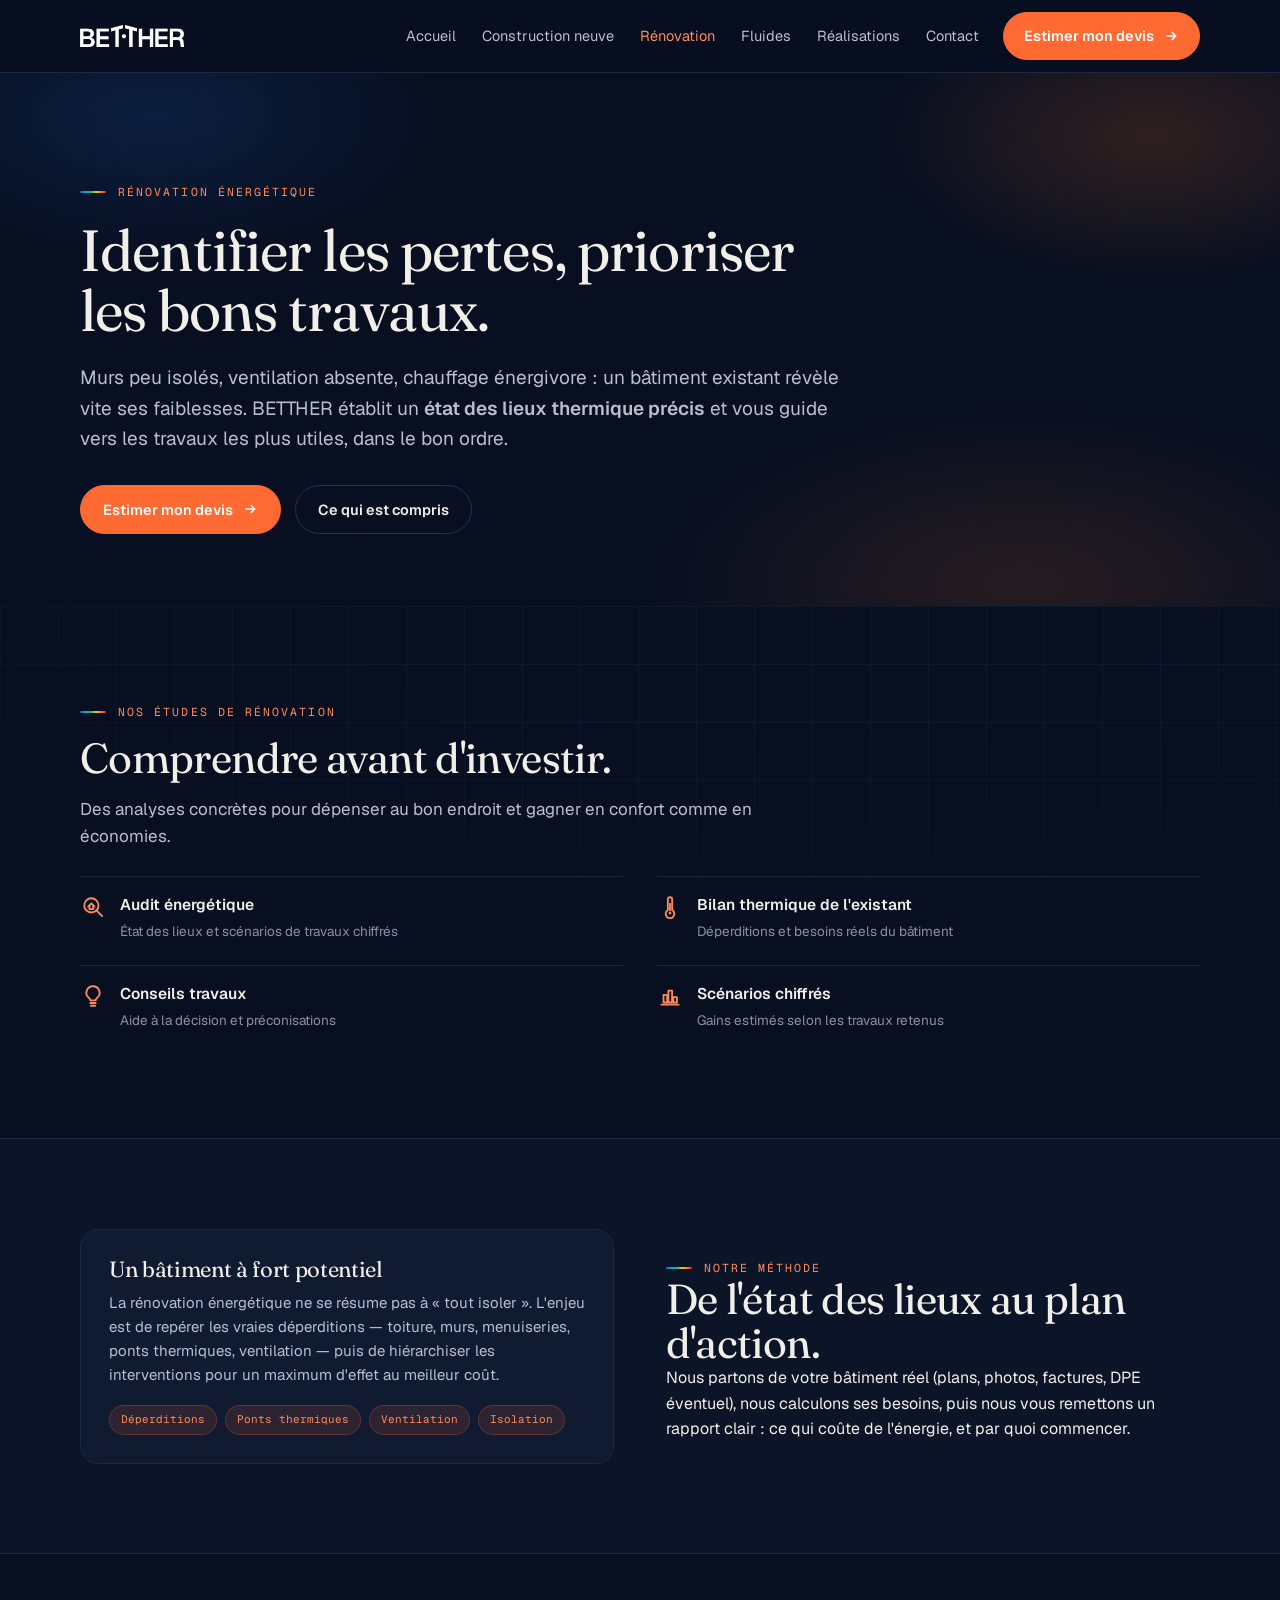
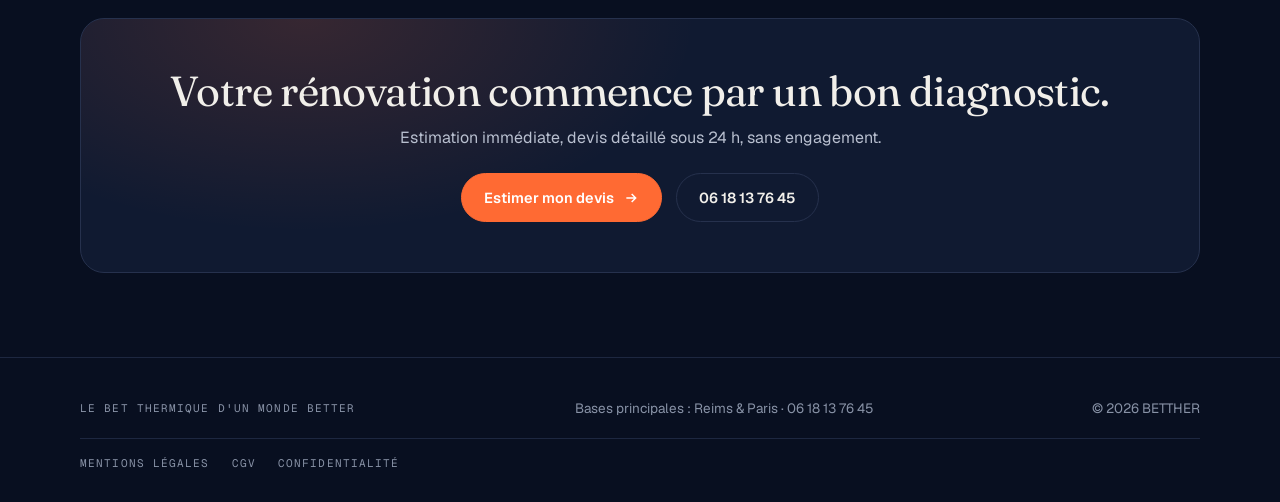
<file: renovation.html>
<!doctype html>
<html lang="fr">
<head>
<meta charset="utf-8">
<meta name="viewport" content="width=device-width, initial-scale=1">
<title>Rénovation énergétique : audit &amp; bilan thermique à Reims | BETTHER</title>
<meta name="description" content="Rénovation énergétique à Reims &amp; Paris : audit énergétique, bilan thermique de l'existant, scénarios de travaux chiffrés et préconisations pour réduire vos déperditions. BETTHER.">
<link rel="canonical" href="https://betther.tech/renovation.html">
<meta property="og:title" content="Rénovation énergétique — audit &amp; bilan thermique | BETTHER">
<meta property="og:description" content="Audit énergétique, bilan thermique de l'existant et préconisations de travaux hiérarchisées.">
<link rel="icon" type="image/png" href="favicon.png">
<link rel="stylesheet" href="styles.css">
</head>
<body>
<header class="nav"><div class="wrap nav-in">
  <a class="nav-logo" href="index.html"><img src="logo.png" alt="BETTHER"></a>
  <nav class="nav-links">
    <a href="index.html">Accueil</a>
    <a href="construction-neuve.html">Construction neuve</a>
    <a href="renovation.html" class="on">Rénovation</a>
    <a href="fluides.html">Fluides</a>
    <a href="realisations.html">Réalisations</a>
    <a href="contact.html">Contact</a>
  </nav>
  <a class="btn btn-accent" href="index.html#devis">Estimer mon devis <svg viewBox="0 0 24 24" fill="none" stroke="currentColor" stroke-width="2.2"><path d="M5 12h14M13 6l6 6-6 6"/></svg></a>
</div></header>

<section class="phero thermbg"><div class="wrap">
  <span class="eyebrow">Rénovation énergétique</span>
  <h1>Identifier les pertes, prioriser les bons travaux.</h1>
  <p class="lead">Murs peu isolés, ventilation absente, chauffage énergivore : un bâtiment existant révèle vite ses faiblesses. BETTHER établit un <b>état des lieux thermique précis</b> et vous guide vers les travaux les plus utiles, dans le bon ordre.</p>
  <div class="cta">
    <a class="btn btn-accent" href="index.html#devis">Estimer mon devis <svg viewBox="0 0 24 24" fill="none" stroke="currentColor" stroke-width="2.2"><path d="M5 12h14M13 6l6 6-6 6"/></svg></a>
    <a class="btn btn-ghost" href="#inclus">Ce qui est compris</a>
  </div>
</div></section>

<section class="sec gridbg" id="inclus"><div class="wrap">
  <div class="sec-head"><span class="eyebrow">Nos études de rénovation</span><h2>Comprendre avant d'investir.</h2>
  <p class="sub">Des analyses concrètes pour dépenser au bon endroit et gagner en confort comme en économies.</p></div>
  <ul class="flist">
    <li><span class="ic"><svg viewBox="0 0 24 24" fill="none" stroke="currentColor" stroke-width="1.7" stroke-linejoin="round" stroke-linecap="round"><circle cx="10.5" cy="10.5" r="6.6"/><path d="M15.6 15.6 20.5 20.5"/><path d="M7.7 11.4 10.5 8.7l2.8 2.7"/><path d="M8.7 10.7v3.2h3.6v-3.2"/></svg></span><div><b>Audit énergétique</b><span>État des lieux et scénarios de travaux chiffrés</span></div></li>
    <li><span class="ic"><svg viewBox="0 0 24 24" fill="none" stroke="currentColor" stroke-width="1.7" stroke-linejoin="round" stroke-linecap="round"><path d="M14 14.8V5a2 2 0 0 0-4 0v9.8a4 4 0 1 0 4 0Z"/><path d="M12 15V9"/><circle cx="12" cy="17.5" r="1.2" fill="currentColor" stroke="none"/></svg></span><div><b>Bilan thermique de l'existant</b><span>Déperditions et besoins réels du bâtiment</span></div></li>
    <li><span class="ic"><svg viewBox="0 0 24 24" fill="none" stroke="currentColor" stroke-width="1.7" stroke-linejoin="round" stroke-linecap="round"><path d="M9.5 18.5h5"/><path d="M10 21h4"/><path d="M12 3a6 6 0 0 0-3.8 10.7c.8.7 1.3 1.5 1.3 2.3h5c0-.8.5-1.6 1.3-2.3A6 6 0 0 0 12 3Z"/></svg></span><div><b>Conseils travaux</b><span>Aide à la décision et préconisations</span></div></li>
    <li><span class="ic"><svg viewBox="0 0 24 24" fill="none" stroke="currentColor" stroke-width="1.7" stroke-linejoin="round" stroke-linecap="round"><path d="M4 20h16"/><rect x="6" y="11" width="3.4" height="7"/><rect x="10.5" y="7" width="3.4" height="11"/><rect x="15" y="13" width="3.4" height="5"/></svg></span><div><b>Scénarios chiffrés</b><span>Gains estimés selon les travaux retenus</span></div></li>
  </ul>
</div></section>

<section class="sec sec--alt"><div class="wrap twocol">
  <div class="panel">
    <h3>Un bâtiment à fort potentiel</h3>
    <p>La rénovation énergétique ne se résume pas à « tout isoler ». L'enjeu est de repérer les vraies déperditions — toiture, murs, menuiseries, ponts thermiques, ventilation — puis de hiérarchiser les interventions pour un maximum d'effet au meilleur coût.</p>
    <div class="tags"><span>Déperditions</span><span>Ponts thermiques</span><span>Ventilation</span><span>Isolation</span></div>
  </div>
  <div>
    <span class="eyebrow">Notre méthode</span>
    <h2>De l'état des lieux au plan d'action.</h2>
    <p class="sub">Nous partons de votre bâtiment réel (plans, photos, factures, DPE éventuel), nous calculons ses besoins, puis nous vous remettons un rapport clair : ce qui coûte de l'énergie, et par quoi commencer.</p>
  </div>
</div></section>

<section class="ctaband"><div class="wrap"><div class="ctaband-in">
  <h2>Votre rénovation commence par un bon diagnostic.</h2>
  <p>Estimation immédiate, devis détaillé sous 24 h, sans engagement.</p>
  <div class="cta"><a class="btn btn-accent" href="index.html#devis">Estimer mon devis <svg viewBox="0 0 24 24" fill="none" stroke="currentColor" stroke-width="2.2"><path d="M5 12h14M13 6l6 6-6 6"/></svg></a><a class="btn btn-ghost" href="tel:+33618137645">06 18 13 76 45</a></div>
</div></div></section>

<footer><div class="wrap">
  <div class="foot-in"><span class="foot-slogan">Le BET THERmique d'un monde better</span><span>Bases principales : Reims &amp; Paris · 06 18 13 76 45</span><span>© 2026 BETTHER</span></div>
  <div class="foot-legal"><a href="index.html#legal-mentions">Mentions légales</a><a href="index.html#legal-cgv">CGV</a><a href="index.html#legal-confidentialite">Confidentialité</a></div>
</div></footer>
</body>
</html>
</file>
<file: styles.css>
/* ===== BETTHER — feuille de style commune (maquette multi-pages) ===== */
@font-face{font-family:'Fraunces';font-style:normal;font-weight:300 600;font-display:swap;src:url(Fraunces-300_600-latin.woff2) format('woff2')}
@font-face{font-family:'Geist';font-style:normal;font-weight:300;font-display:swap;src:url(Geist-300-latin.woff2) format('woff2')}
@font-face{font-family:'Geist';font-style:normal;font-weight:400;font-display:swap;src:url(Geist-400-latin.woff2) format('woff2')}
@font-face{font-family:'Geist';font-style:normal;font-weight:500;font-display:swap;src:url(Geist-500-latin.woff2) format('woff2')}
@font-face{font-family:'Geist';font-style:normal;font-weight:600;font-display:swap;src:url(Geist-600-latin.woff2) format('woff2')}
@font-face{font-family:'Geist Mono';font-style:normal;font-weight:400;font-display:swap;src:url(GeistMono-400-latin.woff2) format('woff2')}
@font-face{font-family:'Geist Mono';font-style:normal;font-weight:500;font-display:swap;src:url(GeistMono-500-latin.woff2) format('woff2')}

:root{
  --ground:#080F20;--ground-2:#0C1428;--surface:#101A31;--surface-2:#132038;
  --ink:#F1EFEA;--ink-soft:#B8BFCF;--ink-faint:#8892A6;
  --line:#1D2740;--line-strong:#26314D;
  --accent:#FF6A33;--accent-ink:#FF8A5C;--accent-2:#18A4D6;--accent-2-ink:#6ECCEE;
  --therm:linear-gradient(90deg,#1E63C8 0%,#12A9C8 22%,#12B08E 40%,#F5C518 62%,#FF7A1F 82%,#E11D2E 100%);
  --font-body:'Geist','Inter',system-ui,-apple-system,Segoe UI,Roboto,sans-serif;
  --font-display:'Fraunces',Georgia,'Times New Roman',serif;
  --font-mono:'Geist Mono','SFMono-Regular',ui-monospace,Menlo,monospace;
}
*{box-sizing:border-box}
html{scroll-behavior:smooth}
body{margin:0;background:var(--ground);color:var(--ink);font-family:var(--font-body);font-size:16px;line-height:1.6;-webkit-font-smoothing:antialiased}
img{max-width:100%;display:block}
a{color:inherit}
.wrap{width:100%;max-width:1200px;margin:0 auto;padding:0 clamp(18px,4vw,40px)}
.eyebrow{font-family:var(--font-mono);font-size:11.5px;letter-spacing:.18em;text-transform:uppercase;color:var(--accent-ink);display:inline-flex;align-items:center;gap:12px}
.eyebrow::before{content:"";width:26px;height:2px;background:var(--therm);border-radius:2px}
h1,h2,h3{font-family:var(--font-display);font-weight:400;letter-spacing:-.015em;line-height:1.05;margin:0}
h1{font-size:clamp(32px,5vw,58px)}
h2{font-size:clamp(26px,3.6vw,42px)}
h3{font-size:22px}
p{margin:0}
.accent{color:var(--accent-ink)}

/* thermal blueprint bg */
.thermbg{background-color:var(--ground);background-image:
  radial-gradient(32% 40% at 12% 8%,rgba(30,99,200,.18),transparent 70%),
  radial-gradient(30% 38% at 90% 12%,rgba(255,122,31,.16),transparent 72%),
  radial-gradient(40% 46% at 80% 96%,rgba(255,122,31,.12),transparent 74%)}
.gridbg{position:relative}
.gridbg::before{content:"";position:absolute;inset:0;z-index:0;pointer-events:none;
  background-image:linear-gradient(var(--line) 1px,transparent 1px),linear-gradient(90deg,var(--line) 1px,transparent 1px);
  background-size:58px 58px;opacity:.4;-webkit-mask-image:radial-gradient(130% 90% at 60% 0%,#000 24%,transparent 72%);mask-image:radial-gradient(130% 90% at 60% 0%,#000 24%,transparent 72%)}
.gridbg>*{position:relative;z-index:1}

/* ===== NAV ===== */
.nav{position:sticky;top:0;z-index:50;background:rgba(8,15,32,.82);backdrop-filter:blur(12px);border-bottom:1px solid var(--line)}
.nav-in{display:flex;align-items:center;gap:24px;height:72px}
.nav-logo img{height:22px;width:auto}
.nav-links{display:flex;gap:26px;margin-left:auto;flex-wrap:wrap}
.nav-links a{font-size:14.5px;color:var(--ink-soft);text-decoration:none;transition:color .2s ease;white-space:nowrap}
.nav-links a:hover,.nav-links a.on{color:var(--ink)}
.nav-links a.on{color:var(--accent-ink)}
.btn{display:inline-flex;align-items:center;gap:9px;font-family:var(--font-body);font-weight:600;font-size:14.5px;text-decoration:none;border-radius:100px;padding:12px 22px;cursor:pointer;transition:filter .2s ease,transform .2s ease,border-color .2s ease}
.btn svg{width:16px;height:16px}
.btn-accent{background:var(--accent);color:#fff;border:1px solid var(--accent)}
.btn-accent:hover{filter:brightness(1.08);transform:translateY(-1px)}
.btn-ghost{background:transparent;color:var(--ink);border:1.5px solid var(--line-strong)}
.btn-ghost:hover{border-color:var(--accent)}
.nav .btn{padding:11px 20px}

/* ===== HERO ===== */
.phero{padding:clamp(56px,8vw,104px) 0 clamp(40px,6vw,72px);overflow:hidden}
.phero .eyebrow{margin-bottom:18px}
.phero h1{max-width:20ch}
.phero .lead{margin-top:22px;font-size:clamp(16px,1.6vw,19px);color:var(--ink-soft);max-width:60ch}
.phero .cta{margin-top:30px;display:flex;gap:14px;flex-wrap:wrap}
.hero-home{display:grid;grid-template-columns:1.1fr .9fr;gap:48px;align-items:center}
.hero-badge{aspect-ratio:1/.86;border-radius:22px;border:1px solid var(--line);background:radial-gradient(60% 60% at 50% 40%,var(--surface-2),var(--surface));position:relative;overflow:hidden;display:grid;place-items:center}
.hero-badge .glow{position:absolute;inset:0;background:radial-gradient(46% 40% at 30% 60%,rgba(255,122,31,.4),transparent 55%),radial-gradient(44% 40% at 70% 34%,rgba(30,99,200,.4),transparent 55%)}
.hero-badge img{position:relative;z-index:1;width:64%}
@media(max-width:860px){.hero-home{grid-template-columns:1fr;gap:30px}.hero-badge{max-width:420px}}

/* ===== SECTIONS ===== */
.sec{padding:clamp(52px,7vw,92px) 0;position:relative;z-index:2}
.sec--alt{background:var(--ground-2);border-top:1px solid var(--line);border-bottom:1px solid var(--line)}
.sec-head{max-width:760px}
.sec-head h2{margin-top:14px}
.sec-head .sub{margin-top:16px;color:var(--ink-soft);font-size:17px}

/* ===== CARTES prestations ===== */
.cards{display:grid;grid-template-columns:repeat(3,1fr);gap:22px;margin-top:clamp(34px,4vw,52px)}
.card{--ca:255,106,51;--cai:255,150,105;display:flex;flex-direction:column;padding:26px 24px;border-radius:20px;text-decoration:none;color:inherit;
  background:linear-gradient(180deg,color-mix(in srgb,rgb(var(--ca)) 7%,var(--surface)),var(--surface));
  border:1px solid color-mix(in srgb,rgb(var(--ca)) 24%,var(--line));box-shadow:0 34px 64px -42px rgba(0,0,0,.75);
  transition:transform .3s ease,border-color .3s ease}
.card.blue{--ca:24,164,214;--cai:110,204,238}
.card:hover{transform:translateY(-6px);border-color:color-mix(in srgb,rgb(var(--ca)) 50%,var(--line))}
.card .num{font-family:var(--font-display);font-size:52px;line-height:.85;color:color-mix(in srgb,rgb(var(--ca)) 60%,var(--ink-faint))}
.card .cat{display:block;font-family:var(--font-mono);font-size:11px;letter-spacing:.16em;text-transform:uppercase;color:rgb(var(--cai));margin:10px 0 2px}
.card h3{margin:6px 0 6px}
.card p{color:var(--ink-soft);font-size:14.5px;flex:1}
.card .go{margin-top:16px;display:inline-flex;align-items:center;gap:8px;color:rgb(var(--cai));font-weight:600;font-size:14.5px}
.card .go svg{width:16px;height:16px;transition:transform .25s ease}
.card:hover .go svg{transform:translateX(4px)}
@media(max-width:900px){.cards{grid-template-columns:1fr}}

/* ===== LISTE À ICÔNES ===== */
.flist{list-style:none;margin:26px 0 0;padding:0;display:grid;grid-template-columns:1fr 1fr;gap:6px 34px}
.flist li{display:flex;gap:14px;align-items:flex-start;padding:16px 0;border-top:1px solid var(--line)}
.flist .ic{width:26px;height:26px;flex:none;color:var(--accent-ink);margin-top:1px}
.flist .ic svg{width:26px;height:26px}
.flist b{display:block;font-weight:600;font-size:15.5px}
.flist span{color:var(--ink-faint);font-size:13.5px}
@media(max-width:720px){.flist{grid-template-columns:1fr}}

/* ===== ÉTAPES ===== */
.steps{counter-reset:s;list-style:none;margin:26px 0 0;padding:0;display:grid;grid-template-columns:repeat(4,1fr);gap:18px}
.steps li{position:relative;padding:22px 20px;border:1px solid var(--line);border-radius:16px;background:var(--surface)}
.steps li::before{counter-increment:s;content:counter(s,decimal-leading-zero);font-family:var(--font-mono);font-size:12px;color:var(--accent-ink);letter-spacing:.1em}
.steps h4{margin:10px 0 6px;font-family:var(--font-body);font-weight:600;font-size:16px}
.steps p{color:var(--ink-faint);font-size:13.5px}
@media(max-width:900px){.steps{grid-template-columns:1fr 1fr}}
@media(max-width:520px){.steps{grid-template-columns:1fr}}

/* ===== bandeau CTA ===== */
.ctaband{margin:0;padding:clamp(40px,6vw,64px) 0}
.ctaband-in{border:1px solid var(--line-strong);border-radius:24px;padding:clamp(30px,5vw,50px);background:
  radial-gradient(50% 120% at 20% 0%,rgba(255,106,51,.16),transparent 70%),var(--surface);text-align:center}
.ctaband h2{margin-bottom:12px}
.ctaband p{color:var(--ink-soft);max-width:52ch;margin:0 auto 22px}
.ctaband .cta{display:flex;gap:14px;justify-content:center;flex-wrap:wrap}

/* ===== réalisations ===== */
.projs{display:grid;grid-template-columns:repeat(2,1fr);gap:22px;margin-top:36px}
.proj{border:1px solid var(--line);border-radius:18px;overflow:hidden;background:var(--surface);transition:transform .3s ease,border-color .3s ease}
.proj:hover{transform:translateY(-5px);border-color:var(--line-strong)}
.proj .top{height:150px;position:relative;background:var(--ground-2);display:grid;place-items:center;border-bottom:1px solid var(--line)}
.proj .top .g{position:absolute;inset:0;background:radial-gradient(60% 80% at 30% 40%,rgba(255,122,31,.28),transparent 60%),radial-gradient(60% 80% at 75% 60%,rgba(30,99,200,.28),transparent 60%)}
.proj .top .tag{position:relative;font-family:var(--font-mono);font-size:11px;letter-spacing:.14em;text-transform:uppercase;color:var(--ink);background:rgba(0,0,0,.4);border:1px solid var(--line-strong);padding:7px 13px;border-radius:100px}
.proj .body{padding:22px 22px 24px}
.proj .k{font-family:var(--font-mono);font-size:11px;letter-spacing:.12em;text-transform:uppercase;color:var(--accent-ink)}
.proj h3{margin:8px 0 6px;font-size:20px}
.proj p{color:var(--ink-soft);font-size:14px}
@media(max-width:760px){.projs{grid-template-columns:1fr}}

/* ===== contact ===== */
.cgrid{display:grid;grid-template-columns:1fr 1fr;gap:clamp(30px,5vw,60px);align-items:start;margin-top:30px}
.cinfo{list-style:none;margin:26px 0 0;padding:0}
.cinfo li{display:flex;align-items:center;gap:16px;padding:16px 0;border-top:1px solid var(--line)}
.cinfo .ic{width:40px;height:40px;border-radius:11px;background:color-mix(in srgb,var(--accent) 12%,var(--surface));border:1px solid color-mix(in srgb,var(--accent) 22%,transparent);color:var(--accent-ink);display:grid;place-items:center;flex:none}
.cinfo .ic svg{width:18px;height:18px}
.cinfo .l{font-family:var(--font-mono);font-size:10.5px;letter-spacing:.12em;text-transform:uppercase;color:var(--ink-faint)}
.cinfo .v{font-size:16.5px;font-weight:500;color:var(--ink);text-decoration:none;margin-top:2px;display:block}
.form{background:var(--surface);border:1px solid var(--line);border-radius:18px;padding:26px}
.form label{display:block;font-family:var(--font-mono);font-size:10.5px;letter-spacing:.1em;text-transform:uppercase;color:var(--ink-faint);margin:14px 0 6px}
.form input,.form textarea{width:100%;font-family:var(--font-body);font-size:15px;color:var(--ink);background:var(--ground);border:1px solid var(--line-strong);border-radius:10px;padding:12px 14px}
.form textarea{min-height:110px;resize:vertical}
.form input:focus,.form textarea:focus{outline:none;border-color:var(--accent)}
.form .btn{margin-top:20px;width:100%;justify-content:center}
@media(max-width:820px){.cgrid{grid-template-columns:1fr}}

/* ===== FOOTER ===== */
footer{background:var(--ground);border-top:1px solid var(--line);padding:40px 0 30px;margin-top:20px}
.foot-in{display:flex;justify-content:space-between;align-items:center;gap:18px;flex-wrap:wrap;color:var(--ink-faint);font-size:13.5px}
.foot-slogan{font-family:var(--font-mono);font-size:11px;letter-spacing:.1em;text-transform:uppercase}
.foot-legal{margin-top:18px;padding-top:16px;border-top:1px solid var(--line);display:flex;gap:22px;flex-wrap:wrap}
.foot-legal a{font-family:var(--font-mono);font-size:11px;letter-spacing:.1em;text-transform:uppercase;color:var(--ink-faint);text-decoration:none}
.foot-legal a:hover{color:var(--accent-ink)}

/* util */
.center{text-align:center}
.mt0{margin-top:0}
.twocol{display:grid;grid-template-columns:1fr 1fr;gap:clamp(28px,4vw,52px);align-items:center}
@media(max-width:860px){.twocol{grid-template-columns:1fr;gap:28px}}
.panel{background:var(--surface);border:1px solid var(--line);border-radius:18px;padding:28px}
.panel h3{margin-bottom:10px}
.panel p{color:var(--ink-soft);font-size:15px}
.tags{display:flex;flex-wrap:wrap;gap:8px;margin-top:18px}
.tags span{font-family:var(--font-mono);font-size:11px;color:var(--accent-ink);background:color-mix(in srgb,var(--accent) 12%,transparent);border:1px solid color-mix(in srgb,var(--accent) 24%,transparent);padding:5px 11px;border-radius:100px}

/* ===== fiches projet plein écran (importées du site) ===== */
.proj{position:relative;cursor:pointer}
.proj-cover{position:absolute;inset:0;z-index:2;border-radius:18px}
  .pdetail{position:fixed;inset:0;z-index:120;overflow-y:auto;background:var(--ground);color:var(--ink);display:none}
  .pdetail.on{display:block}
  body.detail-open{overflow:hidden}
  .pd-bar{position:sticky;top:0;z-index:5;display:flex;align-items:center;justify-content:space-between;gap:16px;height:62px;padding:0 clamp(18px,4vw,40px);background:color-mix(in srgb,var(--ground) 86%,transparent);backdrop-filter:blur(12px);border-bottom:1px solid var(--line)}
  .pd-back{display:inline-flex;align-items:center;gap:9px;font-family:var(--font-body);font-weight:500;font-size:14.5px;color:var(--ink);background:none;border:0;cursor:pointer;padding:8px 0}
  .pd-back:hover{color:var(--accent-ink)}
  .pd-bar .pd-brand{font-family:var(--font-mono);font-size:11px;letter-spacing:.14em;text-transform:uppercase;color:var(--ink-faint)}
  .pd-wrap{max-width:920px;margin:0 auto;padding:0 clamp(20px,4vw,28px)}
  .pd-hero{padding:52px 0 30px;border-bottom:1px solid var(--line)}
  .pd-hero .eyebrow{margin-bottom:16px}
  .pd-hero h1{font-family:var(--font-display);font-size:clamp(31px,5vw,54px);line-height:1.04;letter-spacing:-.015em;text-wrap:balance}
  .pd-hero .lead{margin-top:18px;color:var(--ink-soft);font-size:18px;max-width:60ch}
  .pd-meta{display:flex;flex-wrap:wrap;gap:8px;margin-top:22px}
  .pd-meta span{font-family:var(--font-mono);font-size:11px;letter-spacing:.05em;color:var(--ink-soft);background:var(--surface);border:1px solid var(--line);padding:6px 11px;border-radius:100px}
  .pd-body{padding:8px 0 90px}
  .pd-body>section{padding:34px 0;border-bottom:1px solid var(--line)}
  .pd-body>section:last-child{border-bottom:0}
  .pd-fig{margin:26px 0 6px;border-radius:16px;overflow:hidden;border:1px solid var(--line);background:var(--surface);box-shadow:0 1px 2px rgba(0,11,33,.05),0 26px 50px -30px rgba(0,11,33,.55)}
  .pd-fig img{display:block;width:100%;height:auto}
  .pd-fig figcaption{font-family:var(--font-mono);font-size:10.5px;letter-spacing:.08em;text-transform:uppercase;color:var(--ink-faint);padding:11px 15px;border-top:1px solid var(--line)}
  .pd-kicker{font-family:var(--font-mono);font-size:12px;letter-spacing:.14em;text-transform:uppercase;color:var(--accent-ink);display:flex;align-items:center;gap:12px}
  .pd-kicker::before{content:"";width:26px;height:2px;background:var(--therm);border-radius:2px}
  .pd-body h2{font-family:var(--font-display);font-size:clamp(24px,3.4vw,34px);margin:14px 0 0;letter-spacing:-.01em}
  .pd-body h3{font-family:var(--font-body);font-weight:600;font-size:18.5px;margin:28px 0 4px;color:var(--ink)}
  .pd-body p{margin-top:14px;color:var(--ink-soft);font-size:16.5px;line-height:1.72;max-width:68ch}
  .pd-body p b,.pd-body li b{color:var(--ink);font-weight:600}
  .pd-body ul{margin:14px 0 0;padding:0;list-style:none;display:flex;flex-direction:column;gap:10px}
  .pd-body li{position:relative;padding-left:26px;color:var(--ink-soft);font-size:16.5px;line-height:1.65;max-width:66ch}
  .pd-body li::before{content:"";position:absolute;left:4px;top:10px;width:8px;height:8px;border-radius:2px;background:var(--accent)}
  .pd-callout{margin-top:22px;background:var(--surface);border:1px solid var(--line);border-left:3px solid var(--accent);border-radius:12px;padding:18px 20px;color:var(--ink-soft);font-size:15.5px;line-height:1.6}
  .pd-callout b{color:var(--ink)}
  .pd-fig{margin:26px 0 0;background:var(--surface);border:1px solid var(--line);border-radius:16px;padding:clamp(16px,3vw,26px)}
  .pd-fig svg{display:block;width:100%;height:auto}
  .pd-fig figcaption{margin-top:14px;font-family:var(--font-mono);font-size:11px;letter-spacing:.05em;color:var(--ink-faint);text-transform:uppercase}
  .pd-tablewrap{overflow-x:auto;margin-top:20px}
  .pd-table{width:100%;border-collapse:collapse;font-size:15px;border:1px solid var(--line);border-radius:12px;overflow:hidden;min-width:440px}
  .pd-table th,.pd-table td{text-align:left;padding:12px 14px;border-bottom:1px solid var(--line)}
  .pd-table thead th{font-family:var(--font-mono);font-size:11px;letter-spacing:.06em;text-transform:uppercase;color:var(--ink-faint);background:var(--surface)}
  .pd-table td.val{text-align:right;font-variant-numeric:tabular-nums;font-weight:600;color:var(--ink);white-space:nowrap}
  .pd-table td .u{color:var(--ink-faint);font-weight:400;font-size:.85em;margin-left:4px}
  .pd-table tr:last-child td{border-bottom:0}
  .pd-table td.calc{color:#8fd694}
  .pd-legend{display:flex;gap:18px;margin-top:12px;font-family:var(--font-mono);font-size:11px;color:var(--ink-faint);flex-wrap:wrap}
  .pd-legend i{display:inline-block;width:11px;height:11px;border-radius:3px;margin-right:6px;vertical-align:-1px}
  .pd-formula{margin-top:18px;background:var(--surface);border:1px solid var(--line);border-radius:12px;padding:20px 22px;display:flex;align-items:center;justify-content:space-between;gap:18px;flex-wrap:wrap}
  .pd-formula .eq{font-family:var(--font-display);font-size:19px;color:var(--ink);line-height:1.6}
  .pd-formula .eq sub{font-size:.68em;color:var(--ink-soft)}
  .pd-formula .res{font-family:var(--font-mono);font-weight:600;font-size:17px;color:#8fd694;background:color-mix(in srgb,#8fd694 12%,transparent);border:1px solid color-mix(in srgb,#8fd694 32%,transparent);padding:8px 14px;border-radius:8px;white-space:nowrap}
  .frac{display:inline-flex;flex-direction:column;text-align:center;vertical-align:middle;margin:0 3px;font-size:.9em}
  .frac .num{border-bottom:1.5px solid currentColor;padding:0 7px 1px}
  .frac .den{padding:1px 7px 0}
  @media(max-width:620px){.pd-formula{flex-direction:column;align-items:flex-start}.pd-body p,.pd-body li{max-width:none}}

@media(max-width:520px){.pd-hero h1{font-size:clamp(25px,7vw,34px)}.pd-hero .lead{font-size:15.5px}}
</file>
